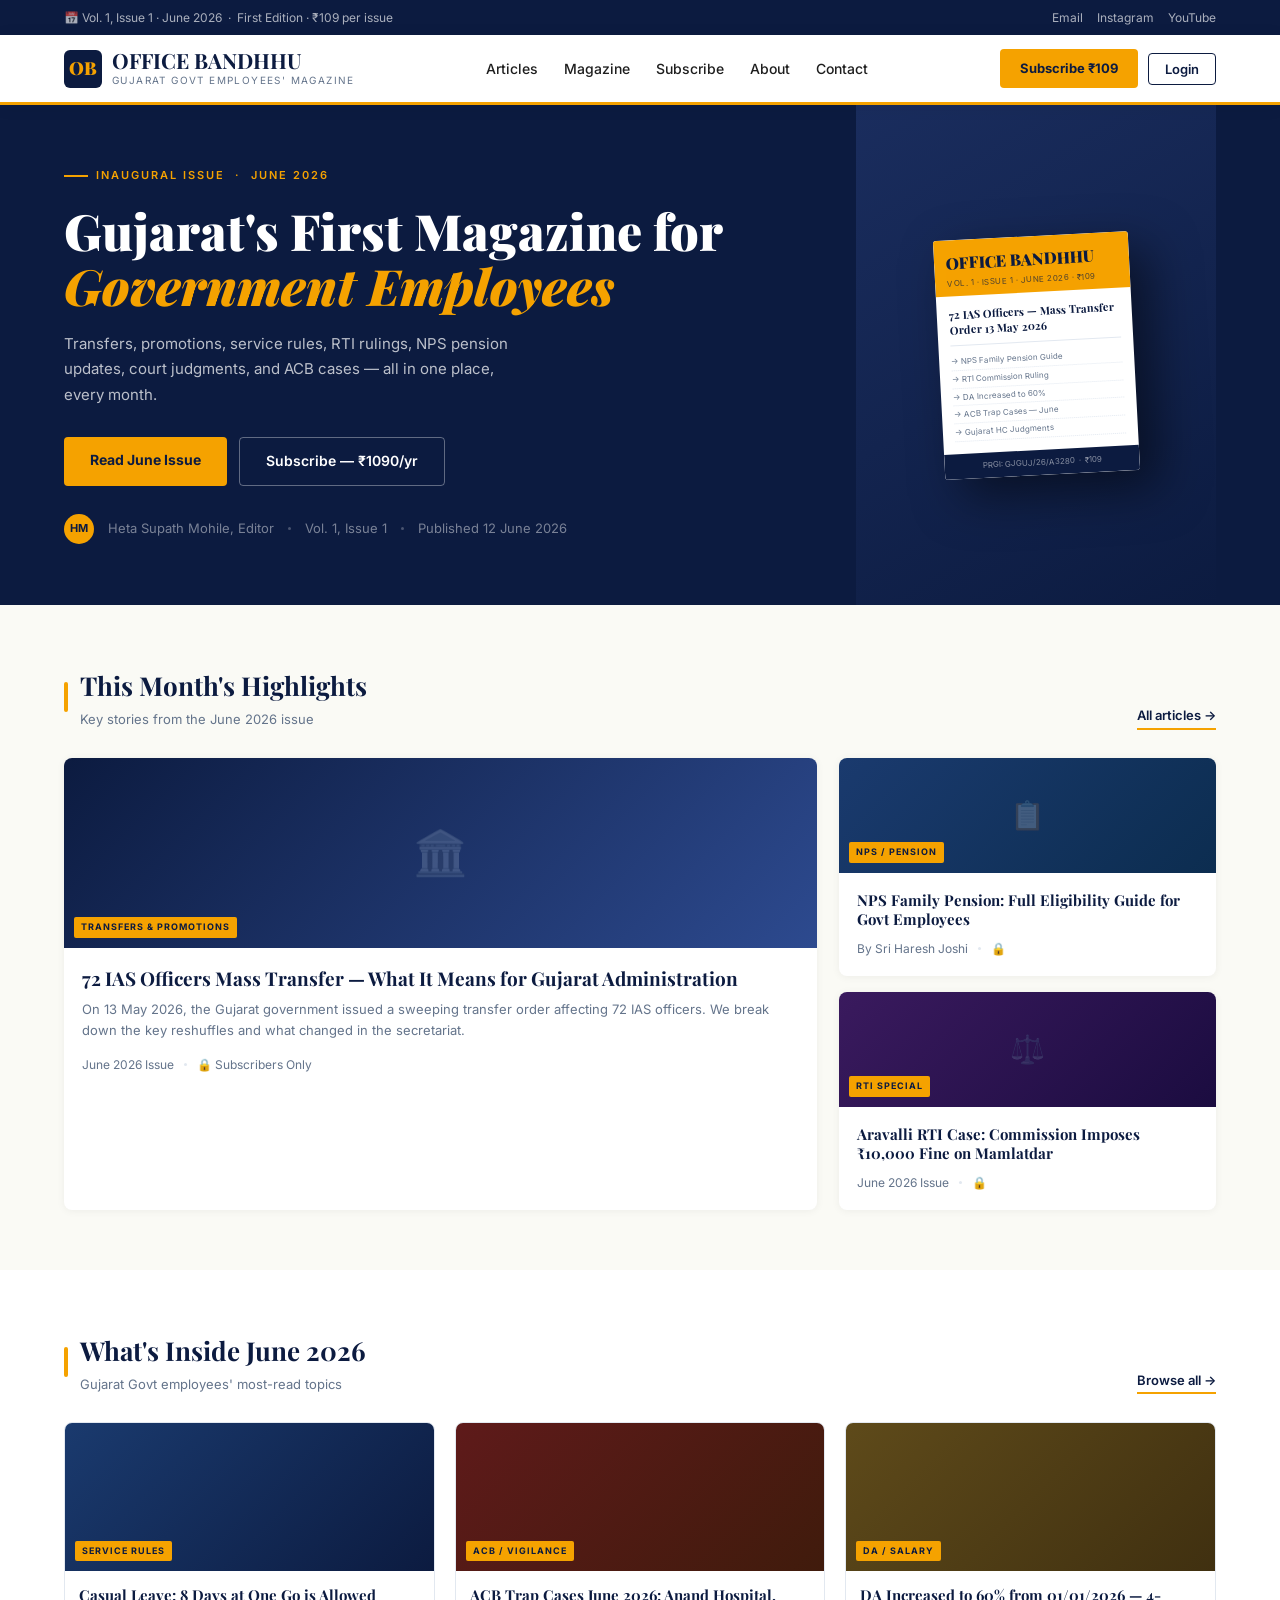
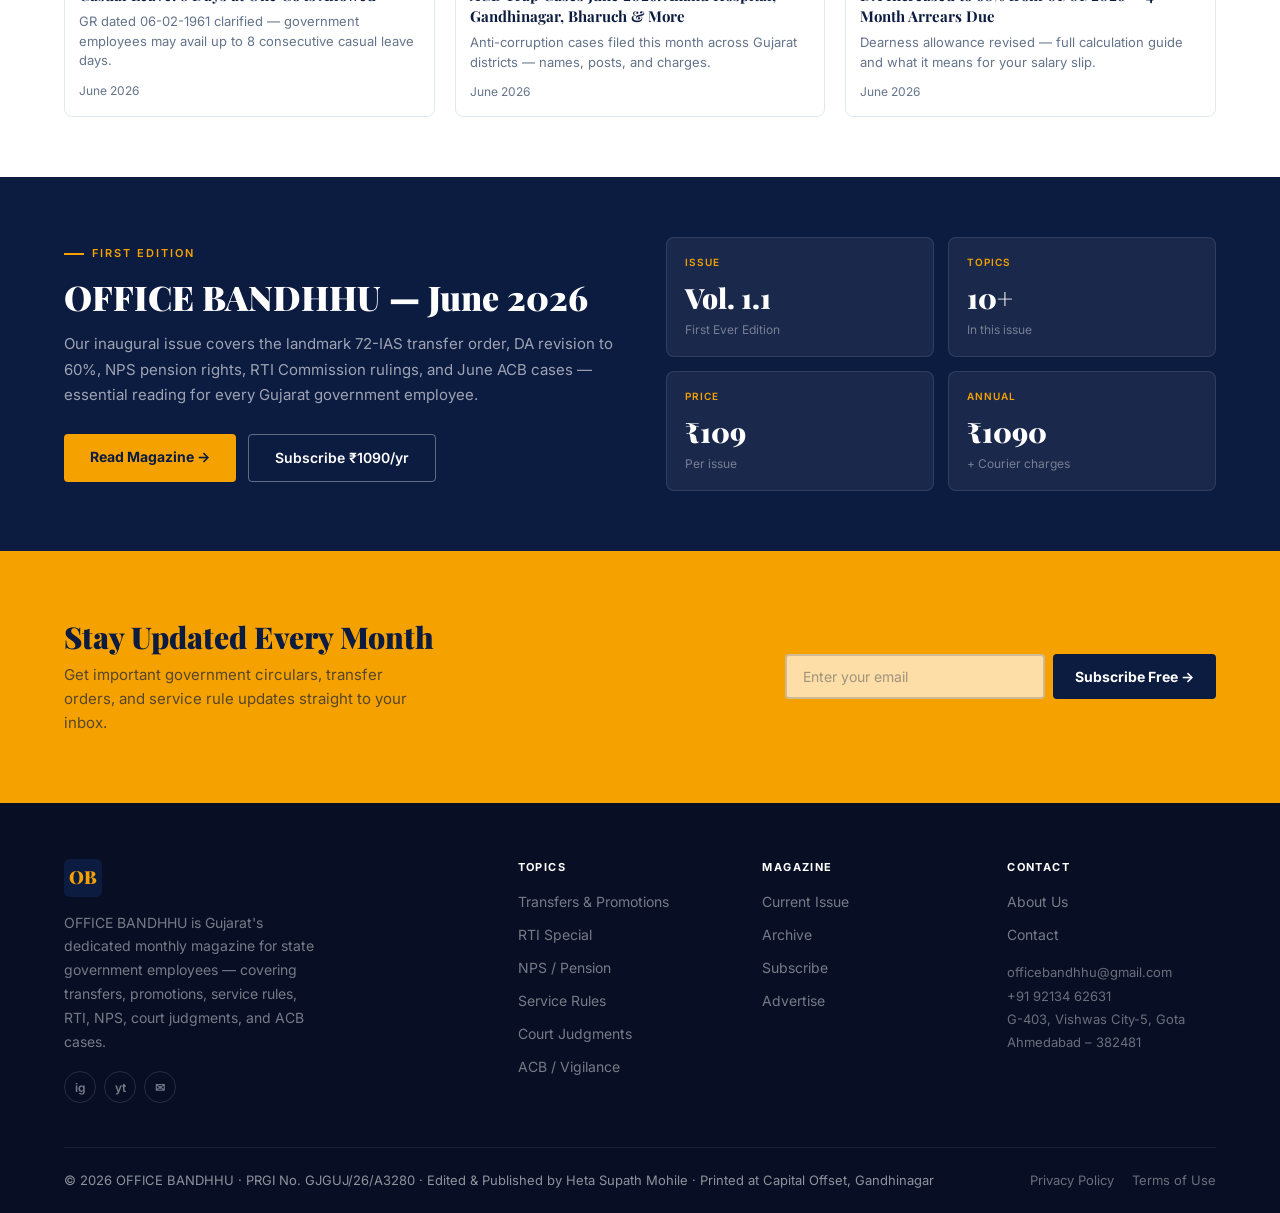
<file: index.html>
<!DOCTYPE html>
<html lang="en">
<head>
<meta charset="UTF-8">
<meta name="viewport" content="width=device-width, initial-scale=1.0">
<title>OFFICE BANDHHU — Gujarat Government Employees Magazine</title>
<link rel="preconnect" href="https://fonts.googleapis.com">
<link href="https://fonts.googleapis.com/css2?family=Playfair+Display:ital,wght@0,400;0,700;0,900;1,400&family=Inter:wght@300;400;500;600;700&display=swap" rel="stylesheet">
<link rel="stylesheet" href="styles.css">
</head>
<body>

<div class="util">
  <div class="wrap">
    <span>📅 Vol. 1, Issue 1 · June 2026 &nbsp;·&nbsp; First Edition · ₹109 per issue</span>
    <div class="util-social">
      <a href="mailto:officebandhhu@gmail.com">Email</a>
      <a href="https://www.instagram.com/officebandhhu" target="_blank">Instagram</a>
      <a href="https://www.youtube.com/@officebandhhu" target="_blank">YouTube</a>
    </div>
  </div>
</div>

<nav class="navbar">
  <div class="wrap">
    <div class="nav-wrap">
      <a href="index.html" class="logo">
        <div class="logo-sq">OB</div>
        <div class="logo-text"><span class="brand">OFFICE BANDHHU</span><span class="tagline">Gujarat Govt Employees' Magazine</span></div>
      </a>
      <ul class="nav-links">
        <li><a href="articles.html">Articles</a></li>
        <li><a href="magazine.html">Magazine</a></li>
        <li><a href="subscribe.html">Subscribe</a></li>
        <li><a href="about.html">About</a></li>
        <li><a href="contact.html">Contact</a></li>
      </ul>
      <div class="nav-actions">
        <span id="userBadge" class="user-badge" style="display:none"></span>
        <a href="subscribe.html" class="btn-sub-nav">Subscribe ₹109</a>
        <button id="loginBtn" class="btn-login-outline" onclick="openLoginModal()">Login</button>
        <button id="logoutBtn" class="btn-logout" style="display:none" onclick="logout()">Logout</button>
        <button class="hamburger" onclick="toggleMenu()" aria-label="Menu"><span></span><span></span><span></span></button>
      </div>
    </div>
  </div>
  <div class="mobile-menu" id="mobileMenu">
    <a href="articles.html">Articles</a><a href="magazine.html">Magazine</a>
    <a href="subscribe.html">Subscribe</a><a href="about.html">About</a><a href="contact.html">Contact</a>
    <a href="#" onclick="openLoginModal();return false;" style="color:var(--saffron);font-weight:700">Login / My Account</a>
  </div>
</nav>

<!-- HERO -->
<section class="hero">
  <div class="wrap">
    <div class="hero-grid">
      <div class="hero-content">
        <div class="hero-eyebrow">Inaugural Issue &nbsp;·&nbsp; June 2026</div>
        <h1>Gujarat's First Magazine for <em>Government Employees</em></h1>
        <p class="hero-desc">Transfers, promotions, service rules, RTI rulings, NPS pension updates, court judgments, and ACB cases — all in one place, every month.</p>
        <div class="hero-cta">
          <a href="magazine.html" class="btn-primary">Read June Issue</a>
          <a href="subscribe.html" class="btn-outline">Subscribe — ₹1090/yr</a>
        </div>
        <div class="hero-meta">
          <span class="avatar">HM</span>
          <span>Heta Supath Mohile, Editor</span>
          <span class="dot"></span>
          <span>Vol. 1, Issue 1</span>
          <span class="dot"></span>
          <span>Published 12 June 2026</span>
        </div>
      </div>
      <div class="hero-cover-panel">
        <div class="mag-cover">
          <div class="mc-top">
            <div class="mc-brand">OFFICE BANDHHU</div>
            <div class="mc-issue">Vol. 1 · Issue 1 · June 2026 · ₹109</div>
          </div>
          <div class="mc-body">
            <div class="mc-feature">72 IAS Officers — Mass Transfer Order 13 May 2026</div>
            <div class="mc-list">
              <p>→ NPS Family Pension Guide</p>
              <p>→ RTI Commission Ruling</p>
              <p>→ DA Increased to 60%</p>
              <p>→ ACB Trap Cases — June</p>
              <p>→ Gujarat HC Judgments</p>
            </div>
          </div>
          <div class="mc-footer">PRGI: GJGUJ/26/A3280 &nbsp;·&nbsp; ₹109</div>
        </div>
      </div>
    </div>
  </div>
</section>

<!-- EDITOR'S PICKS -->
<section style="padding:60px 0;background:var(--ivory)">
  <div class="wrap">
    <div class="sec-header">
      <div class="sec-label"><div><h2>This Month's Highlights</h2><p>Key stories from the June 2026 issue</p></div></div>
      <a href="articles.html" class="btn-all">All articles →</a>
    </div>
    <div class="picks-grid">
      <a class="card" href="magazine.html" onclick="requireLogin(function(){window.location='magazine.html'});return false;">
        <div class="card-img card-img-h190">
          <div style="position:absolute;inset:0;display:flex;align-items:center;justify-content:center;font-size:44px;opacity:.2;">🏛️</div>
          <div class="cat-badge">Transfers &amp; Promotions</div>
        </div>
        <div class="card-body">
          <h3>72 IAS Officers Mass Transfer — What It Means for Gujarat Administration</h3>
          <p>On 13 May 2026, the Gujarat government issued a sweeping transfer order affecting 72 IAS officers. We break down the key reshuffles and what changed in the secretariat.</p>
          <div class="art-meta"><span>June 2026 Issue</span><span class="dot"></span><span>🔒 Subscribers Only</span></div>
        </div>
      </a>
      <div class="side-picks">
        <a class="card" href="magazine.html" onclick="requireLogin(function(){window.location='magazine.html'});return false;">
          <div class="card-img card-img-h115" style="background:linear-gradient(135deg,#1a3a6e,#0c2d50);">
            <div style="position:absolute;inset:0;display:flex;align-items:center;justify-content:center;font-size:28px;opacity:.2;">📋</div>
            <div class="cat-badge">NPS / Pension</div>
          </div>
          <div class="card-body sm">
            <h3>NPS Family Pension: Full Eligibility Guide for Govt Employees</h3>
            <div class="art-meta"><span>By Sri Haresh Joshi</span><span class="dot"></span><span>🔒</span></div>
          </div>
        </a>
        <a class="card" href="magazine.html" onclick="requireLogin(function(){window.location='magazine.html'});return false;">
          <div class="card-img card-img-h115" style="background:linear-gradient(135deg,#3a1a5e,#1b0c40);">
            <div style="position:absolute;inset:0;display:flex;align-items:center;justify-content:center;font-size:28px;opacity:.2;">⚖️</div>
            <div class="cat-badge">RTI Special</div>
          </div>
          <div class="card-body sm">
            <h3>Aravalli RTI Case: Commission Imposes ₹10,000 Fine on Mamlatdar</h3>
            <div class="art-meta"><span>June 2026 Issue</span><span class="dot"></span><span>🔒</span></div>
          </div>
        </a>
      </div>
    </div>
  </div>
</section>

<!-- WHAT'S INSIDE -->
<section style="padding:60px 0;background:var(--white)">
  <div class="wrap">
    <div class="sec-header">
      <div class="sec-label"><div><h2>What's Inside June 2026</h2><p>Gujarat Govt employees' most-read topics</p></div></div>
      <a href="articles.html" class="btn-all">Browse all →</a>
    </div>
    <div class="arts-grid">
      <a class="art-card" href="articles.html">
        <div class="art-img"><div class="cat-badge">Service Rules</div></div>
        <div class="art-body"><h4>Casual Leave: 8 Days at One Go is Allowed</h4><p>GR dated 06-02-1961 clarified — government employees may avail up to 8 consecutive casual leave days.</p><div class="art-meta"><span>June 2026</span></div></div>
      </a>
      <a class="art-card" href="articles.html">
        <div class="art-img v3"><div class="cat-badge">ACB / Vigilance</div></div>
        <div class="art-body"><h4>ACB Trap Cases June 2026: Anand Hospital, Gandhinagar, Bharuch &amp; More</h4><p>Anti-corruption cases filed this month across Gujarat districts — names, posts, and charges.</p><div class="art-meta"><span>June 2026</span></div></div>
      </a>
      <a class="art-card" href="articles.html">
        <div class="art-img v5"><div class="cat-badge">DA / Salary</div></div>
        <div class="art-body"><h4>DA Increased to 60% from 01/01/2026 — 4-Month Arrears Due</h4><p>Dearness allowance revised — full calculation guide and what it means for your salary slip.</p><div class="art-meta"><span>June 2026</span></div></div>
      </a>
    </div>
  </div>
</section>

<!-- LATEST ISSUE SPOTLIGHT -->
<section style="padding:60px 0;background:var(--navy)">
  <div class="wrap">
    <div style="display:grid;grid-template-columns:1fr 1fr;gap:52px;align-items:center">
      <div>
        <div style="font-size:11px;font-weight:600;text-transform:uppercase;letter-spacing:2px;color:var(--saffron);margin-bottom:14px;display:flex;align-items:center;gap:8px"><span style="width:20px;height:2px;background:var(--saffron);display:inline-block"></span>FIRST EDITION</div>
        <h2 style="font-family:'Playfair Display',serif;font-size:34px;font-weight:900;color:var(--white);line-height:1.2;margin-bottom:14px">OFFICE BANDHHU — June 2026</h2>
        <p style="font-size:15px;color:rgba(255,255,255,.6);line-height:1.7;margin-bottom:26px">Our inaugural issue covers the landmark 72-IAS transfer order, DA revision to 60%, NPS pension rights, RTI Commission rulings, and June ACB cases — essential reading for every Gujarat government employee.</p>
        <div style="display:flex;gap:12px;flex-wrap:wrap">
          <a href="magazine.html" class="btn-primary">Read Magazine →</a>
          <a href="subscribe.html" class="btn-outline">Subscribe ₹1090/yr</a>
        </div>
      </div>
      <div style="display:grid;grid-template-columns:1fr 1fr;gap:14px">
        <div style="background:rgba(255,255,255,.06);border:1px solid rgba(255,255,255,.1);border-radius:8px;padding:16px 18px">
          <div style="font-size:10px;font-weight:600;text-transform:uppercase;letter-spacing:1px;color:var(--saffron);margin-bottom:6px">Issue</div>
          <div style="font-family:'Playfair Display',serif;font-size:28px;font-weight:900;color:var(--white)">Vol. 1.1</div>
          <div style="font-size:12px;color:rgba(255,255,255,.4)">First Ever Edition</div>
        </div>
        <div style="background:rgba(255,255,255,.06);border:1px solid rgba(255,255,255,.1);border-radius:8px;padding:16px 18px">
          <div style="font-size:10px;font-weight:600;text-transform:uppercase;letter-spacing:1px;color:var(--saffron);margin-bottom:6px">Topics</div>
          <div style="font-family:'Playfair Display',serif;font-size:28px;font-weight:900;color:var(--white)">10+</div>
          <div style="font-size:12px;color:rgba(255,255,255,.4)">In this issue</div>
        </div>
        <div style="background:rgba(255,255,255,.06);border:1px solid rgba(255,255,255,.1);border-radius:8px;padding:16px 18px">
          <div style="font-size:10px;font-weight:600;text-transform:uppercase;letter-spacing:1px;color:var(--saffron);margin-bottom:6px">Price</div>
          <div style="font-family:'Playfair Display',serif;font-size:28px;font-weight:900;color:var(--white)">₹109</div>
          <div style="font-size:12px;color:rgba(255,255,255,.4)">Per issue</div>
        </div>
        <div style="background:rgba(255,255,255,.06);border:1px solid rgba(255,255,255,.1);border-radius:8px;padding:16px 18px">
          <div style="font-size:10px;font-weight:600;text-transform:uppercase;letter-spacing:1px;color:var(--saffron);margin-bottom:6px">Annual</div>
          <div style="font-family:'Playfair Display',serif;font-size:28px;font-weight:900;color:var(--white)">₹1090</div>
          <div style="font-size:12px;color:rgba(255,255,255,.4)">+ Courier charges</div>
        </div>
      </div>
    </div>
  </div>
</section>

<!-- NEWSLETTER -->
<section class="nl-sec">
  <div class="wrap">
    <div class="nl-inner">
      <div class="nl-text"><h2>Stay Updated Every Month</h2><p>Get important government circulars, transfer orders, and service rule updates straight to your inbox.</p></div>
      <div class="nl-form">
        <input type="email" class="nl-input" placeholder="Enter your email" id="nlEmail">
        <button class="btn-nl" onclick="handleNL()">Subscribe Free →</button>
      </div>
    </div>
  </div>
</section>

<!-- FOOTER -->
<footer class="footer">
  <div class="wrap">
    <div class="footer-top">
      <div class="footer-brand">
        <div class="logo-sq" style="margin-bottom:14px;">OB</div>
        <p>OFFICE BANDHHU is Gujarat's dedicated monthly magazine for state government employees — covering transfers, promotions, service rules, RTI, NPS, court judgments, and ACB cases.</p>
        <div class="foot-social">
          <a href="https://www.instagram.com/officebandhhu" target="_blank" class="soc-btn">ig</a>
          <a href="https://www.youtube.com/@officebandhhu" target="_blank" class="soc-btn">yt</a>
          <a href="mailto:officebandhhu@gmail.com" class="soc-btn" title="Email">✉</a>
        </div>
      </div>
      <div class="foot-col"><h4>Topics</h4><ul class="foot-links">
        <li><a href="articles.html">Transfers &amp; Promotions</a></li>
        <li><a href="articles.html">RTI Special</a></li>
        <li><a href="articles.html">NPS / Pension</a></li>
        <li><a href="articles.html">Service Rules</a></li>
        <li><a href="articles.html">Court Judgments</a></li>
        <li><a href="articles.html">ACB / Vigilance</a></li>
      </ul></div>
      <div class="foot-col"><h4>Magazine</h4><ul class="foot-links">
        <li><a href="magazine.html">Current Issue</a></li>
        <li><a href="magazine.html">Archive</a></li>
        <li><a href="subscribe.html">Subscribe</a></li>
        <li><a href="contact.html">Advertise</a></li>
      </ul></div>
      <div class="foot-col"><h4>Contact</h4><ul class="foot-links">
        <li><a href="about.html">About Us</a></li>
        <li><a href="contact.html">Contact</a></li>
      </ul>
      <div style="margin-top:14px;font-size:13px;color:rgba(255,255,255,.4);line-height:1.8">
        officebandhhu@gmail.com<br>+91 92134 62631<br>G-403, Vishwas City-5, Gota<br>Ahmedabad – 382481
      </div></div>
    </div>
    <div class="footer-bottom">
      <span>© 2026 OFFICE BANDHHU · PRGI No. GJGUJ/26/A3280 · Edited &amp; Published by Heta Supath Mohile · Printed at Capital Offset, Gandhinagar</span>
      <div class="foot-legal"><a href="#">Privacy Policy</a><a href="#">Terms of Use</a></div>
    </div>
  </div>
</footer>

<!-- LOGIN MODAL -->
<div class="login-overlay" id="loginModal">
  <div class="login-box">
    <button class="lb-close" onclick="closeLogin()">✕</button>
    <div class="lb-logo">
      <div class="logo-sq" style="margin:0 auto 10px;width:42px;height:42px;font-size:16px">OB</div>
      <div class="lb-brand">OFFICE BANDHHU</div>
      <div class="lb-tagline">Subscriber Access</div>
    </div>
    <div id="loginStep1">
      <p class="lb-desc">Enter your registered mobile number to receive a one-time password</p>
      <div class="mobile-input-row">
        <span class="mob-prefix">🇮🇳 +91</span>
        <input type="tel" id="mobileInput" class="mob-field" placeholder="10-digit mobile" maxlength="10" inputmode="numeric">
      </div>
      <div id="mobileErr" class="field-err"></div>
      <button class="btn-primary lb-btn" onclick="sendOTP()">Send OTP →</button>
      <div class="lb-divider"></div>
      <p class="lb-note">Subscriber-only access. <a href="subscribe.html">Subscribe here</a> to get login access.</p>
    </div>
    <div id="loginStep2" style="display:none">
      <p class="lb-desc">OTP sent to +91 <strong id="mobileDisp"></strong></p>
      <div class="demo-otp-notice" id="otpDemoMsg"></div>
      <input type="tel" id="otpInput" class="otp-field" placeholder="000000" maxlength="6" inputmode="numeric">
      <div id="otpErr" class="field-err"></div>
      <button class="btn-primary lb-btn" onclick="verifyOTP()">Verify &amp; Login →</button>
      <div class="lb-links">
        <a onclick="resendOTP()">↻ Resend OTP</a>
        <span style="color:var(--border)">|</span>
        <a onclick="changeNumber()">← Change Number</a>
      </div>
    </div>
  </div>
</div>

<script src="main.js"></script>
</body>
</html>
</file>
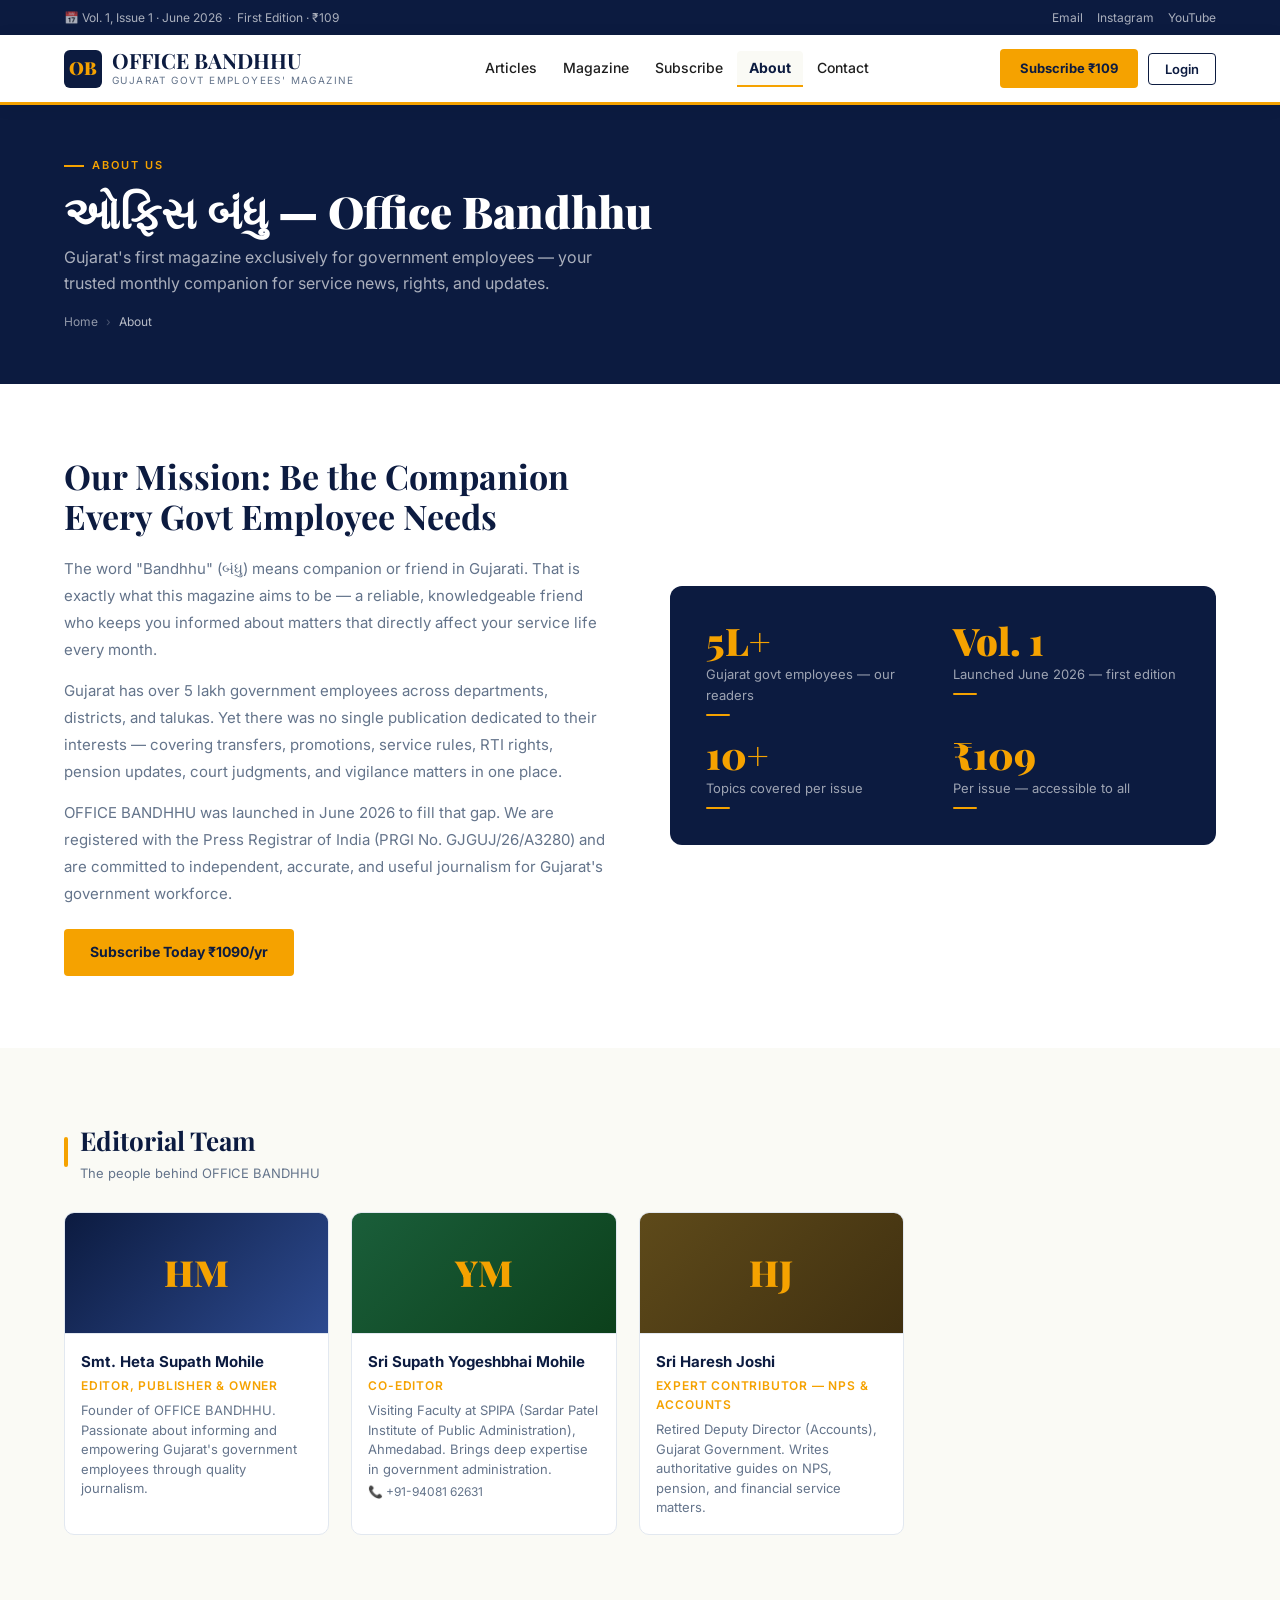
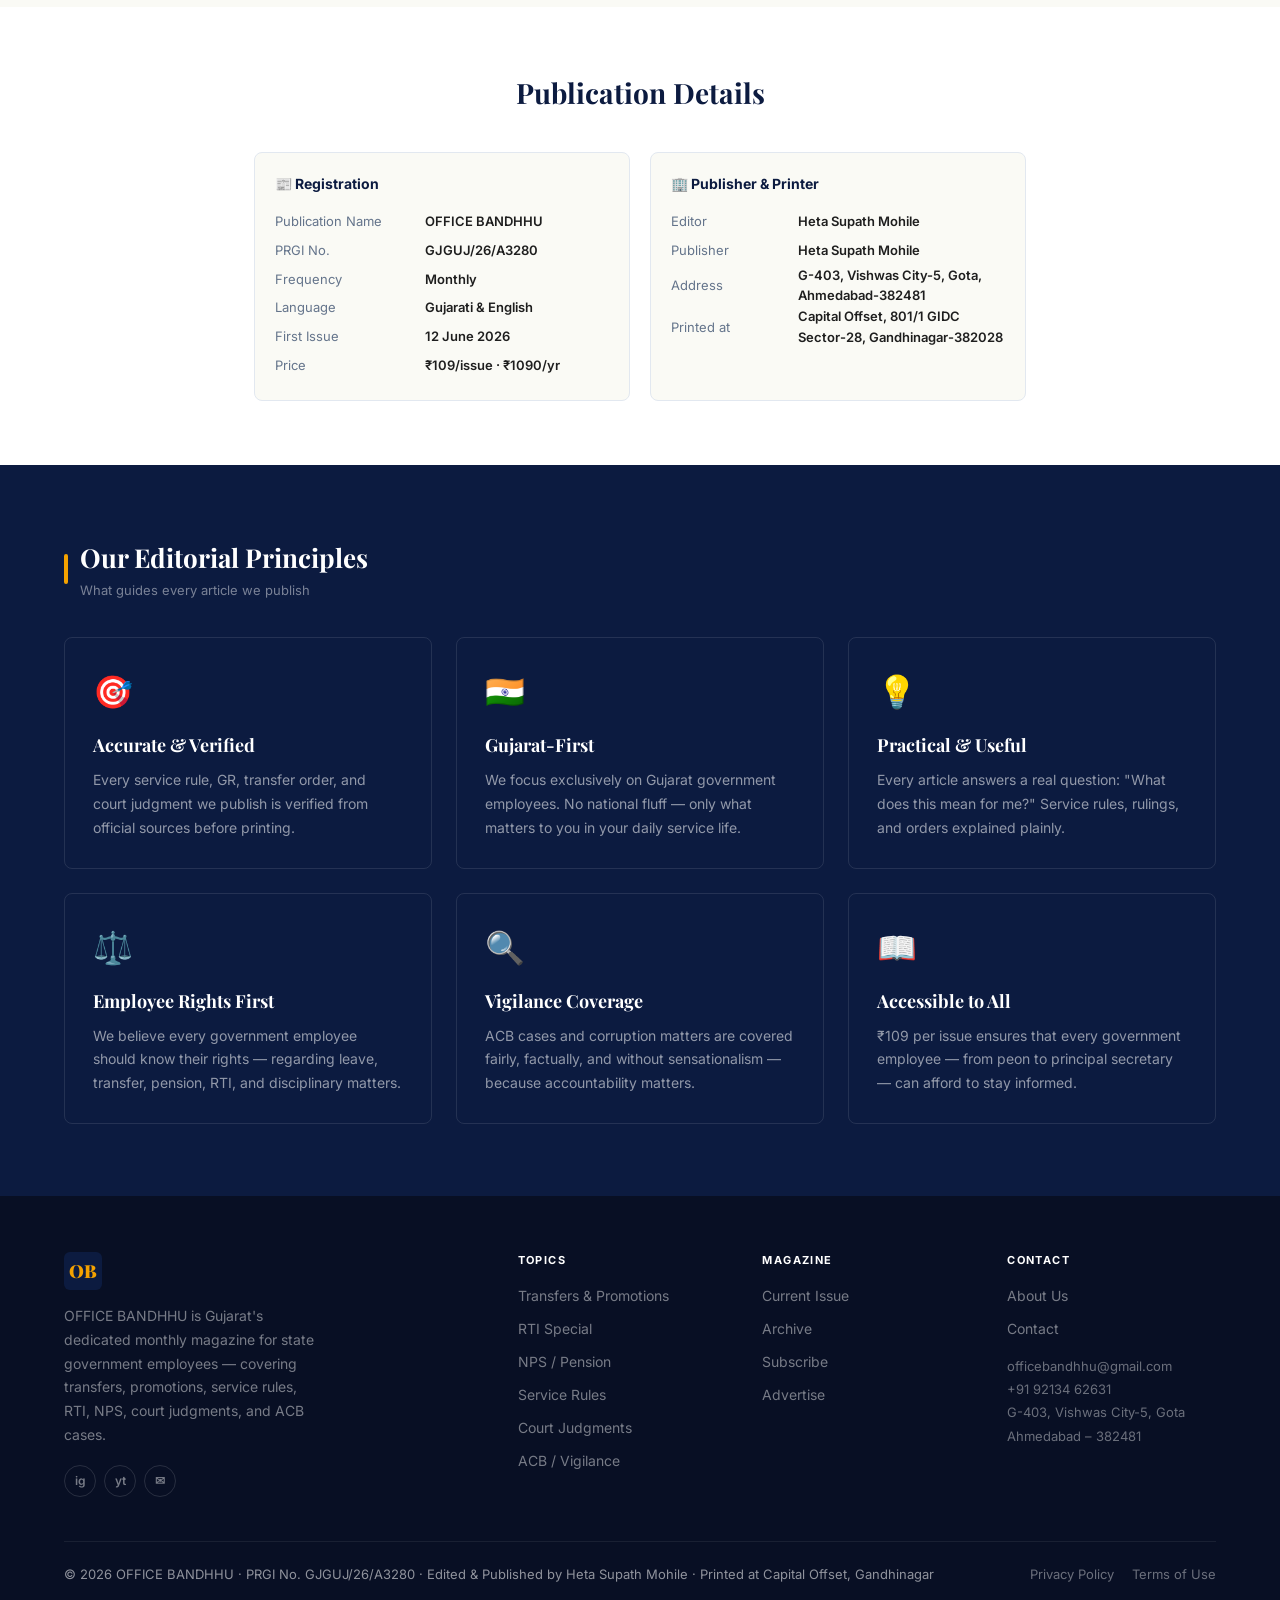
<file: about.html>
<!DOCTYPE html>
<html lang="en">
<head>
<meta charset="UTF-8">
<meta name="viewport" content="width=device-width, initial-scale=1.0">
<title>About — OFFICE BANDHHU</title>
<link rel="preconnect" href="https://fonts.googleapis.com">
<link href="https://fonts.googleapis.com/css2?family=Playfair+Display:ital,wght@0,400;0,700;0,900;1,400&family=Inter:wght@300;400;500;600;700&display=swap" rel="stylesheet">
<link rel="stylesheet" href="styles.css">
</head>
<body>

<div class="util">
  <div class="wrap">
    <span>📅 Vol. 1, Issue 1 · June 2026 &nbsp;·&nbsp; First Edition · ₹109</span>
    <div class="util-social">
      <a href="mailto:officebandhhu@gmail.com">Email</a>
      <a href="https://www.instagram.com/officebandhhu" target="_blank">Instagram</a>
      <a href="https://www.youtube.com/@officebandhhu" target="_blank">YouTube</a>
    </div>
  </div>
</div>

<nav class="navbar">
  <div class="wrap">
    <div class="nav-wrap">
      <a href="index.html" class="logo">
        <div class="logo-sq">OB</div>
        <div class="logo-text"><span class="brand">OFFICE BANDHHU</span><span class="tagline">Gujarat Govt Employees' Magazine</span></div>
      </a>
      <ul class="nav-links">
        <li><a href="articles.html">Articles</a></li>
        <li><a href="magazine.html">Magazine</a></li>
        <li><a href="subscribe.html">Subscribe</a></li>
        <li><a href="about.html" class="active">About</a></li>
        <li><a href="contact.html">Contact</a></li>
      </ul>
      <div class="nav-actions">
        <span id="userBadge" class="user-badge" style="display:none"></span>
        <a href="subscribe.html" class="btn-sub-nav">Subscribe ₹109</a>
        <button id="loginBtn" class="btn-login-outline" onclick="openLoginModal()">Login</button>
        <button id="logoutBtn" class="btn-logout" style="display:none" onclick="logout()">Logout</button>
        <button class="hamburger" onclick="toggleMenu()" aria-label="Menu"><span></span><span></span><span></span></button>
      </div>
    </div>
  </div>
  <div class="mobile-menu" id="mobileMenu">
    <a href="articles.html">Articles</a><a href="magazine.html">Magazine</a>
    <a href="subscribe.html">Subscribe</a><a href="about.html" class="active">About</a><a href="contact.html">Contact</a>
    <a href="#" onclick="openLoginModal();return false;" style="color:var(--saffron);font-weight:700">Login / My Account</a>
  </div>
</nav>

<!-- PAGE BANNER -->
<div class="page-banner">
  <div class="wrap">
    <div class="eyebrow">About Us</div>
    <h1>ઓફિસ બંધુ — Office Bandhhu</h1>
    <p>Gujarat's first magazine exclusively for government employees — your trusted monthly companion for service news, rights, and updates.</p>
    <div class="breadcrumb"><a href="index.html">Home</a><span>›</span><span style="color:rgba(255,255,255,.7)">About</span></div>
  </div>
</div>

<!-- MISSION -->
<section class="mission-sec">
  <div class="wrap">
    <div class="mission-grid">
      <div class="mission-text">
        <h2>Our Mission: Be the Companion Every Govt Employee Needs</h2>
        <p>The word "Bandhhu" (બંધુ) means companion or friend in Gujarati. That is exactly what this magazine aims to be — a reliable, knowledgeable friend who keeps you informed about matters that directly affect your service life every month.</p>
        <p>Gujarat has over 5 lakh government employees across departments, districts, and talukas. Yet there was no single publication dedicated to their interests — covering transfers, promotions, service rules, RTI rights, pension updates, court judgments, and vigilance matters in one place.</p>
        <p>OFFICE BANDHHU was launched in June 2026 to fill that gap. We are registered with the Press Registrar of India (PRGI No. GJGUJ/26/A3280) and are committed to independent, accurate, and useful journalism for Gujarat's government workforce.</p>
        <a href="subscribe.html" class="btn-primary" style="margin-top:8px">Subscribe Today ₹1090/yr</a>
      </div>
      <div class="mission-visual">
        <div class="stat-block"><div class="sb-num">5L+</div><div class="sb-label">Gujarat govt employees — our readers</div><div class="sb-divider"></div></div>
        <div class="stat-block"><div class="sb-num">Vol. 1</div><div class="sb-label">Launched June 2026 — first edition</div><div class="sb-divider"></div></div>
        <div class="stat-block"><div class="sb-num">10+</div><div class="sb-label">Topics covered per issue</div><div class="sb-divider"></div></div>
        <div class="stat-block"><div class="sb-num">₹109</div><div class="sb-label">Per issue — accessible to all</div><div class="sb-divider"></div></div>
      </div>
    </div>
  </div>
</section>

<!-- TEAM -->
<section class="team-sec">
  <div class="wrap">
    <div class="sec-header">
      <div class="sec-label"><div><h2>Editorial Team</h2><p>The people behind OFFICE BANDHHU</p></div></div>
    </div>
    <div class="team-grid" style="grid-template-columns:repeat(3,1fr);max-width:840px">
      <div class="team-card">
        <div class="team-av" style="background:linear-gradient(135deg,#0c1b40,#2d4a8f)"><span style="color:var(--saffron)">HM</span></div>
        <div class="team-info">
          <h4>Smt. Heta Supath Mohile</h4>
          <div class="role">Editor, Publisher &amp; Owner</div>
          <p>Founder of OFFICE BANDHHU. Passionate about informing and empowering Gujarat's government employees through quality journalism.</p>
        </div>
      </div>
      <div class="team-card">
        <div class="team-av" style="background:linear-gradient(135deg,#1a5e3a,#0c401b)"><span style="color:var(--saffron)">YM</span></div>
        <div class="team-info">
          <h4>Sri Supath Yogeshbhai Mohile</h4>
          <div class="role">Co-Editor</div>
          <p>Visiting Faculty at SPIPA (Sardar Patel Institute of Public Administration), Ahmedabad. Brings deep expertise in government administration.</p>
          <p style="font-size:12px;color:var(--slate);margin-top:4px">📞 +91-94081 62631</p>
        </div>
      </div>
      <div class="team-card">
        <div class="team-av" style="background:linear-gradient(135deg,#5e4a1a,#403010)"><span style="color:var(--saffron)">HJ</span></div>
        <div class="team-info">
          <h4>Sri Haresh Joshi</h4>
          <div class="role">Expert Contributor — NPS &amp; Accounts</div>
          <p>Retired Deputy Director (Accounts), Gujarat Government. Writes authoritative guides on NPS, pension, and financial service matters.</p>
        </div>
      </div>
    </div>
  </div>
</section>

<!-- PUBLICATION DETAILS -->
<section style="padding:64px 0;background:var(--white)">
  <div class="wrap" style="max-width:820px;margin:0 auto">
    <div style="text-align:center;margin-bottom:36px">
      <h2 style="font-family:'Playfair Display',serif;font-size:28px;font-weight:700;color:var(--navy);margin-bottom:8px">Publication Details</h2>
    </div>
    <div style="display:grid;grid-template-columns:1fr 1fr;gap:20px">
      <div style="background:var(--ivory);border-radius:8px;padding:20px;border:1px solid var(--border)">
        <h4 style="font-weight:700;color:var(--navy);margin-bottom:12px;font-size:14px">📰 Registration</h4>
        <table style="width:100%;font-size:13px;border-collapse:collapse">
          <tr><td style="color:var(--slate);padding:4px 0;width:45%">Publication Name</td><td style="color:var(--charcoal);font-weight:600">OFFICE BANDHHU</td></tr>
          <tr><td style="color:var(--slate);padding:4px 0">PRGI No.</td><td style="color:var(--charcoal);font-weight:600">GJGUJ/26/A3280</td></tr>
          <tr><td style="color:var(--slate);padding:4px 0">Frequency</td><td style="color:var(--charcoal);font-weight:600">Monthly</td></tr>
          <tr><td style="color:var(--slate);padding:4px 0">Language</td><td style="color:var(--charcoal);font-weight:600">Gujarati &amp; English</td></tr>
          <tr><td style="color:var(--slate);padding:4px 0">First Issue</td><td style="color:var(--charcoal);font-weight:600">12 June 2026</td></tr>
          <tr><td style="color:var(--slate);padding:4px 0">Price</td><td style="color:var(--charcoal);font-weight:600">₹109/issue · ₹1090/yr</td></tr>
        </table>
      </div>
      <div style="background:var(--ivory);border-radius:8px;padding:20px;border:1px solid var(--border)">
        <h4 style="font-weight:700;color:var(--navy);margin-bottom:12px;font-size:14px">🏢 Publisher &amp; Printer</h4>
        <table style="width:100%;font-size:13px;border-collapse:collapse">
          <tr><td style="color:var(--slate);padding:4px 0;width:38%">Editor</td><td style="color:var(--charcoal);font-weight:600">Heta Supath Mohile</td></tr>
          <tr><td style="color:var(--slate);padding:4px 0">Publisher</td><td style="color:var(--charcoal);font-weight:600">Heta Supath Mohile</td></tr>
          <tr><td style="color:var(--slate);padding:4px 0">Address</td><td style="color:var(--charcoal);font-weight:600">G-403, Vishwas City-5, Gota, Ahmedabad-382481</td></tr>
          <tr><td style="color:var(--slate);padding:4px 0">Printed at</td><td style="color:var(--charcoal);font-weight:600">Capital Offset, 801/1 GIDC Sector-28, Gandhinagar-382028</td></tr>
        </table>
      </div>
    </div>
  </div>
</section>

<!-- VALUES -->
<section class="values-sec">
  <div class="wrap">
    <div class="sec-header" style="margin-bottom:36px">
      <div class="sec-label inv"><div><h2>Our Editorial Principles</h2><p>What guides every article we publish</p></div></div>
    </div>
    <div class="values-grid">
      <div class="val-card"><div class="val-ico">🎯</div><h4>Accurate &amp; Verified</h4><p>Every service rule, GR, transfer order, and court judgment we publish is verified from official sources before printing.</p></div>
      <div class="val-card"><div class="val-ico">🇮🇳</div><h4>Gujarat-First</h4><p>We focus exclusively on Gujarat government employees. No national fluff — only what matters to you in your daily service life.</p></div>
      <div class="val-card"><div class="val-ico">💡</div><h4>Practical &amp; Useful</h4><p>Every article answers a real question: "What does this mean for me?" Service rules, rulings, and orders explained plainly.</p></div>
      <div class="val-card"><div class="val-ico">⚖️</div><h4>Employee Rights First</h4><p>We believe every government employee should know their rights — regarding leave, transfer, pension, RTI, and disciplinary matters.</p></div>
      <div class="val-card"><div class="val-ico">🔍</div><h4>Vigilance Coverage</h4><p>ACB cases and corruption matters are covered fairly, factually, and without sensationalism — because accountability matters.</p></div>
      <div class="val-card"><div class="val-ico">📖</div><h4>Accessible to All</h4><p>₹109 per issue ensures that every government employee — from peon to principal secretary — can afford to stay informed.</p></div>
    </div>
  </div>
</section>

<!-- FOOTER -->
<footer class="footer">
  <div class="wrap">
    <div class="footer-top">
      <div class="footer-brand">
        <div class="logo-sq" style="margin-bottom:14px;">OB</div>
        <p>OFFICE BANDHHU is Gujarat's dedicated monthly magazine for state government employees — covering transfers, promotions, service rules, RTI, NPS, court judgments, and ACB cases.</p>
        <div class="foot-social"><a href="https://www.instagram.com/officebandhhu" target="_blank" class="soc-btn">ig</a><a href="https://www.youtube.com/@officebandhhu" target="_blank" class="soc-btn">yt</a><a href="mailto:officebandhhu@gmail.com" class="soc-btn">✉</a></div>
      </div>
      <div class="foot-col"><h4>Topics</h4><ul class="foot-links"><li><a href="articles.html">Transfers &amp; Promotions</a></li><li><a href="articles.html">RTI Special</a></li><li><a href="articles.html">NPS / Pension</a></li><li><a href="articles.html">Service Rules</a></li><li><a href="articles.html">Court Judgments</a></li><li><a href="articles.html">ACB / Vigilance</a></li></ul></div>
      <div class="foot-col"><h4>Magazine</h4><ul class="foot-links"><li><a href="magazine.html">Current Issue</a></li><li><a href="magazine.html">Archive</a></li><li><a href="subscribe.html">Subscribe</a></li><li><a href="contact.html">Advertise</a></li></ul></div>
      <div class="foot-col"><h4>Contact</h4><ul class="foot-links"><li><a href="about.html">About Us</a></li><li><a href="contact.html">Contact</a></li></ul><div style="margin-top:14px;font-size:13px;color:rgba(255,255,255,.4);line-height:1.8">officebandhhu@gmail.com<br>+91 92134 62631<br>G-403, Vishwas City-5, Gota<br>Ahmedabad – 382481</div></div>
    </div>
    <div class="footer-bottom">
      <span>© 2026 OFFICE BANDHHU · PRGI No. GJGUJ/26/A3280 · Edited &amp; Published by Heta Supath Mohile · Printed at Capital Offset, Gandhinagar</span>
      <div class="foot-legal"><a href="#">Privacy Policy</a><a href="#">Terms of Use</a></div>
    </div>
  </div>
</footer>

<!-- LOGIN MODAL -->
<div class="login-overlay" id="loginModal">
  <div class="login-box">
    <button class="lb-close" onclick="closeLogin()">✕</button>
    <div class="lb-logo">
      <div class="logo-sq" style="margin:0 auto 10px;width:42px;height:42px;font-size:16px">OB</div>
      <div class="lb-brand">OFFICE BANDHHU</div>
      <div class="lb-tagline">Subscriber Access</div>
    </div>
    <div id="loginStep1">
      <p class="lb-desc">Enter your registered mobile number to receive a one-time password</p>
      <div class="mobile-input-row">
        <span class="mob-prefix">🇮🇳 +91</span>
        <input type="tel" id="mobileInput" class="mob-field" placeholder="10-digit mobile" maxlength="10" inputmode="numeric">
      </div>
      <div id="mobileErr" class="field-err"></div>
      <button class="btn-primary lb-btn" onclick="sendOTP()">Send OTP →</button>
      <div class="lb-divider"></div>
      <p class="lb-note">Subscriber-only access. <a href="subscribe.html">Subscribe here</a> to get login access.</p>
    </div>
    <div id="loginStep2" style="display:none">
      <p class="lb-desc">OTP sent to +91 <strong id="mobileDisp"></strong></p>
      <div class="demo-otp-notice" id="otpDemoMsg"></div>
      <input type="tel" id="otpInput" class="otp-field" placeholder="000000" maxlength="6" inputmode="numeric">
      <div id="otpErr" class="field-err"></div>
      <button class="btn-primary lb-btn" onclick="verifyOTP()">Verify &amp; Login →</button>
      <div class="lb-links">
        <a onclick="resendOTP()">↻ Resend OTP</a>
        <span style="color:var(--border)">|</span>
        <a onclick="changeNumber()">← Change Number</a>
      </div>
    </div>
  </div>
</div>

<script src="main.js"></script>
</body>
</html>
</file>
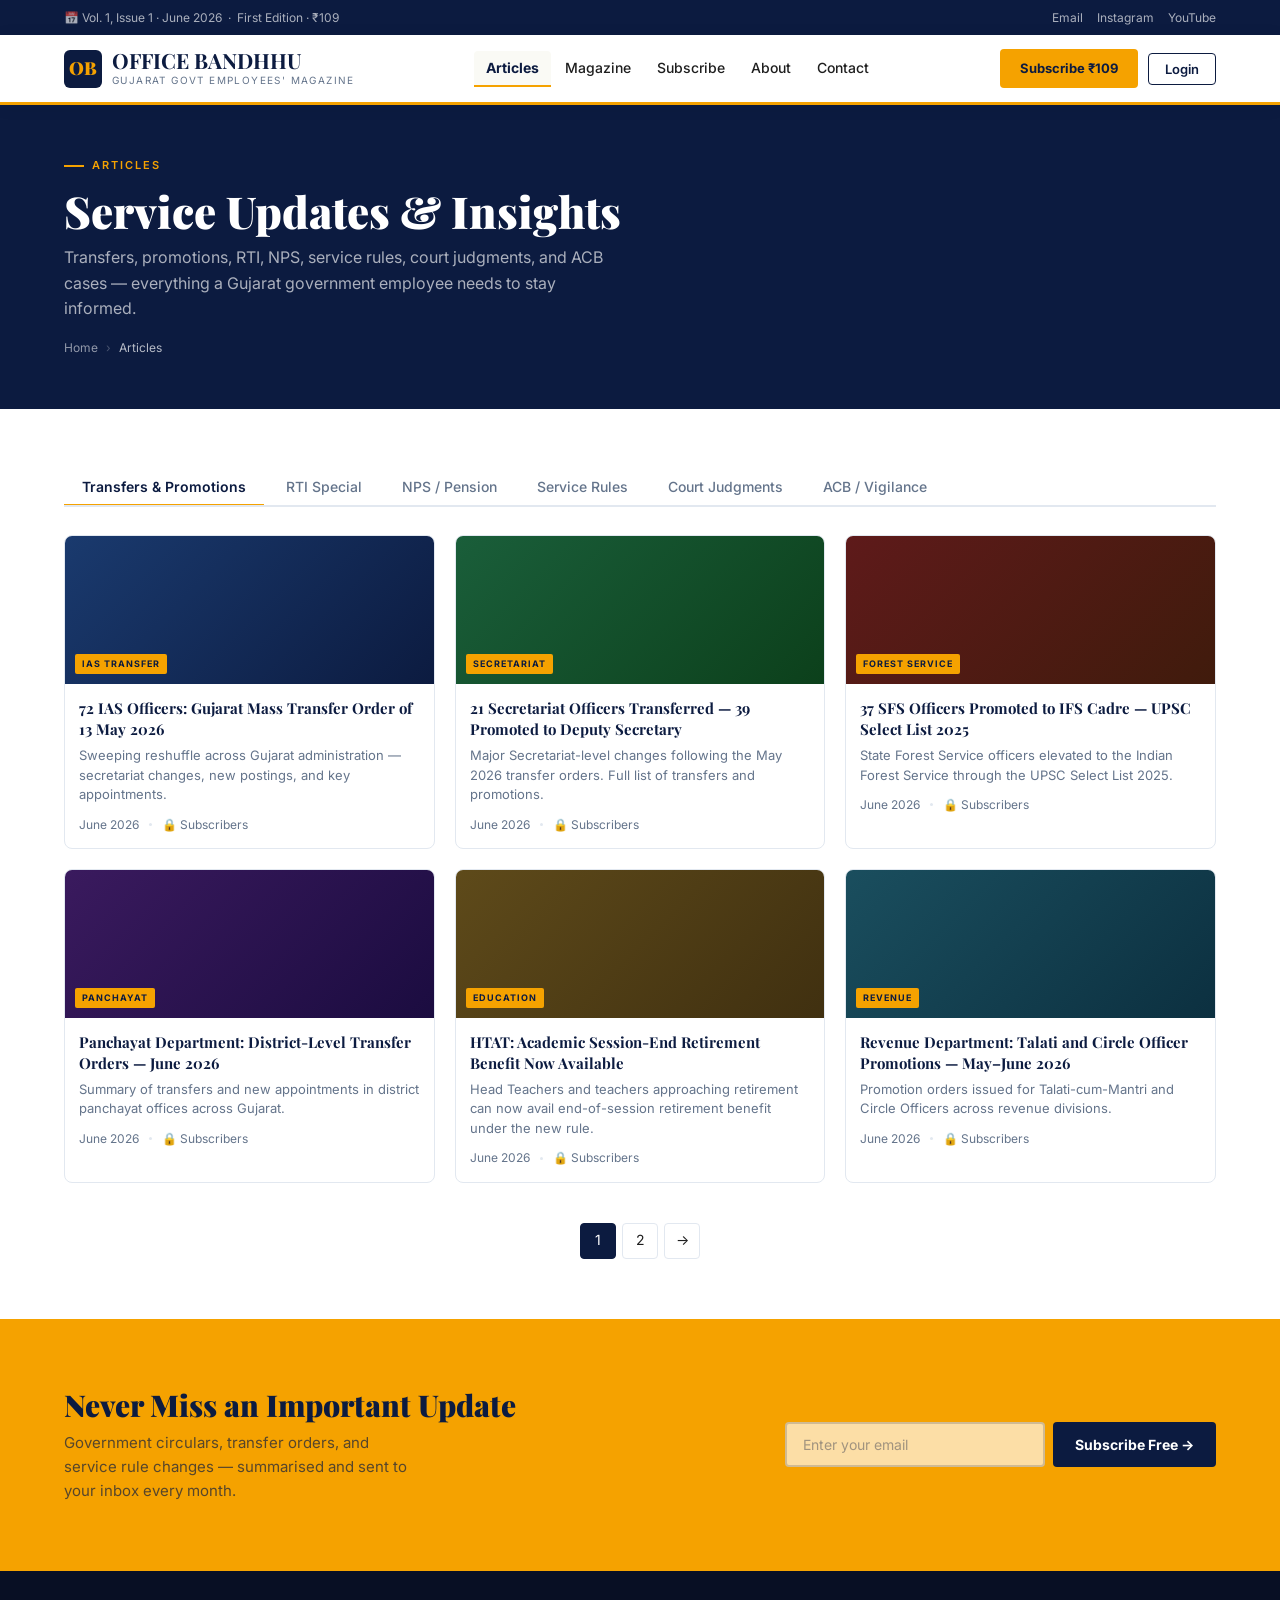
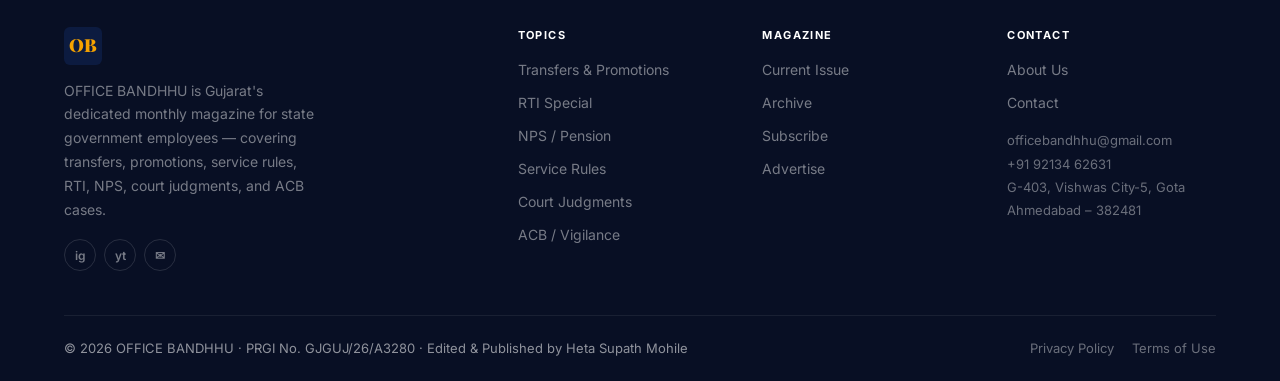
<file: articles.html>
<!DOCTYPE html>
<html lang="en">
<head>
<meta charset="UTF-8">
<meta name="viewport" content="width=device-width, initial-scale=1.0">
<title>Articles — OFFICE BANDHHU</title>
<link rel="preconnect" href="https://fonts.googleapis.com">
<link href="https://fonts.googleapis.com/css2?family=Playfair+Display:ital,wght@0,400;0,700;0,900;1,400&family=Inter:wght@300;400;500;600;700&display=swap" rel="stylesheet">
<link rel="stylesheet" href="styles.css">
</head>
<body>

<div class="util">
  <div class="wrap">
    <span>📅 Vol. 1, Issue 1 · June 2026 &nbsp;·&nbsp; First Edition · ₹109</span>
    <div class="util-social">
      <a href="mailto:officebandhhu@gmail.com">Email</a>
      <a href="https://www.instagram.com/officebandhhu" target="_blank">Instagram</a>
      <a href="https://www.youtube.com/@officebandhhu" target="_blank">YouTube</a>
    </div>
  </div>
</div>

<nav class="navbar">
  <div class="wrap">
    <div class="nav-wrap">
      <a href="index.html" class="logo">
        <div class="logo-sq">OB</div>
        <div class="logo-text"><span class="brand">OFFICE BANDHHU</span><span class="tagline">Gujarat Govt Employees' Magazine</span></div>
      </a>
      <ul class="nav-links">
        <li><a href="articles.html" class="active">Articles</a></li>
        <li><a href="magazine.html">Magazine</a></li>
        <li><a href="subscribe.html">Subscribe</a></li>
        <li><a href="about.html">About</a></li>
        <li><a href="contact.html">Contact</a></li>
      </ul>
      <div class="nav-actions">
        <span id="userBadge" class="user-badge" style="display:none"></span>
        <a href="subscribe.html" class="btn-sub-nav">Subscribe ₹109</a>
        <button id="loginBtn" class="btn-login-outline" onclick="openLoginModal()">Login</button>
        <button id="logoutBtn" class="btn-logout" style="display:none" onclick="logout()">Logout</button>
        <button class="hamburger" onclick="toggleMenu()" aria-label="Menu"><span></span><span></span><span></span></button>
      </div>
    </div>
  </div>
  <div class="mobile-menu" id="mobileMenu">
    <a href="articles.html" class="active">Articles</a><a href="magazine.html">Magazine</a>
    <a href="subscribe.html">Subscribe</a><a href="about.html">About</a><a href="contact.html">Contact</a>
    <a href="#" onclick="openLoginModal();return false;" style="color:var(--saffron);font-weight:700">Login / My Account</a>
  </div>
</nav>

<!-- PAGE BANNER -->
<div class="page-banner">
  <div class="wrap">
    <div class="eyebrow">Articles</div>
    <h1>Service Updates &amp; Insights</h1>
    <p>Transfers, promotions, RTI, NPS, service rules, court judgments, and ACB cases — everything a Gujarat government employee needs to stay informed.</p>
    <div class="breadcrumb"><a href="index.html">Home</a><span>›</span><span style="color:rgba(255,255,255,.7)">Articles</span></div>
  </div>
</div>

<!-- ARTICLES -->
<section style="padding:60px 0;background:var(--white)">
  <div class="wrap">
    <div class="tabs" role="tablist">
      <button class="tab-btn active" onclick="switchTab(this,'t-transfer')" role="tab">Transfers &amp; Promotions</button>
      <button class="tab-btn" onclick="switchTab(this,'t-rti')" role="tab">RTI Special</button>
      <button class="tab-btn" onclick="switchTab(this,'t-nps')" role="tab">NPS / Pension</button>
      <button class="tab-btn" onclick="switchTab(this,'t-service')" role="tab">Service Rules</button>
      <button class="tab-btn" onclick="switchTab(this,'t-court')" role="tab">Court Judgments</button>
      <button class="tab-btn" onclick="switchTab(this,'t-acb')" role="tab">ACB / Vigilance</button>
    </div>

    <!-- TRANSFERS & PROMOTIONS -->
    <div id="t-transfer" class="tab-pane active">
      <div class="arts-grid">
        <a class="art-card" href="magazine.html" onclick="requireLogin(function(){window.location='magazine.html'});return false;">
          <div class="art-img"><div class="cat-badge">IAS Transfer</div></div>
          <div class="art-body"><h4>72 IAS Officers: Gujarat Mass Transfer Order of 13 May 2026</h4><p>Sweeping reshuffle across Gujarat administration — secretariat changes, new postings, and key appointments.</p><div class="art-meta"><span>June 2026</span><span class="dot"></span><span>🔒 Subscribers</span></div></div>
        </a>
        <a class="art-card" href="magazine.html" onclick="requireLogin(function(){window.location='magazine.html'});return false;">
          <div class="art-img v2"><div class="cat-badge">Secretariat</div></div>
          <div class="art-body"><h4>21 Secretariat Officers Transferred — 39 Promoted to Deputy Secretary</h4><p>Major Secretariat-level changes following the May 2026 transfer orders. Full list of transfers and promotions.</p><div class="art-meta"><span>June 2026</span><span class="dot"></span><span>🔒 Subscribers</span></div></div>
        </a>
        <a class="art-card" href="magazine.html" onclick="requireLogin(function(){window.location='magazine.html'});return false;">
          <div class="art-img v3"><div class="cat-badge">Forest Service</div></div>
          <div class="art-body"><h4>37 SFS Officers Promoted to IFS Cadre — UPSC Select List 2025</h4><p>State Forest Service officers elevated to the Indian Forest Service through the UPSC Select List 2025.</p><div class="art-meta"><span>June 2026</span><span class="dot"></span><span>🔒 Subscribers</span></div></div>
        </a>
        <a class="art-card" href="magazine.html" onclick="requireLogin(function(){window.location='magazine.html'});return false;">
          <div class="art-img v4"><div class="cat-badge">Panchayat</div></div>
          <div class="art-body"><h4>Panchayat Department: District-Level Transfer Orders — June 2026</h4><p>Summary of transfers and new appointments in district panchayat offices across Gujarat.</p><div class="art-meta"><span>June 2026</span><span class="dot"></span><span>🔒 Subscribers</span></div></div>
        </a>
        <a class="art-card" href="magazine.html" onclick="requireLogin(function(){window.location='magazine.html'});return false;">
          <div class="art-img v5"><div class="cat-badge">Education</div></div>
          <div class="art-body"><h4>HTAT: Academic Session-End Retirement Benefit Now Available</h4><p>Head Teachers and teachers approaching retirement can now avail end-of-session retirement benefit under the new rule.</p><div class="art-meta"><span>June 2026</span><span class="dot"></span><span>🔒 Subscribers</span></div></div>
        </a>
        <a class="art-card" href="magazine.html" onclick="requireLogin(function(){window.location='magazine.html'});return false;">
          <div class="art-img v6"><div class="cat-badge">Revenue</div></div>
          <div class="art-body"><h4>Revenue Department: Talati and Circle Officer Promotions — May–June 2026</h4><p>Promotion orders issued for Talati-cum-Mantri and Circle Officers across revenue divisions.</p><div class="art-meta"><span>June 2026</span><span class="dot"></span><span>🔒 Subscribers</span></div></div>
        </a>
      </div>
    </div>

    <!-- RTI SPECIAL -->
    <div id="t-rti" class="tab-pane">
      <div class="arts-grid">
        <a class="art-card" href="magazine.html" onclick="requireLogin(function(){window.location='magazine.html'});return false;">
          <div class="art-img v3"><div class="cat-badge">RTI Ruling</div></div>
          <div class="art-body"><h4>Aravalli Case: Information Commission Imposes ₹10,000 Personal Fine on Mamlatdar</h4><p>Gujarat Information Commission ruling — PIOs cannot ignore RTI requests. Landmark fine sets strong precedent.</p><div class="art-meta"><span>June 2026</span><span class="dot"></span><span>🔒 Subscribers</span></div></div>
        </a>
        <a class="art-card" href="magazine.html" onclick="requireLogin(function(){window.location='magazine.html'});return false;">
          <div class="art-img v4"><div class="cat-badge">RTI Guide</div></div>
          <div class="art-body"><h4>How to File an RTI: Step-by-Step Guide for Government Employees</h4><p>Complete practical guide for filing RTI applications — forms, fees, timelines, and appeal process.</p><div class="art-meta"><span>June 2026</span><span class="dot"></span><span>🔒 Subscribers</span></div></div>
        </a>
        <a class="art-card" href="magazine.html" onclick="requireLogin(function(){window.location='magazine.html'});return false;">
          <div class="art-img v5"><div class="cat-badge">PIO Duties</div></div>
          <div class="art-body"><h4>Record Loss Affidavit: What a Public Information Officer Must Do</h4><p>When records are lost or unavailable, what obligation does the PIO have under the RTI Act? Full legal analysis.</p><div class="art-meta"><span>June 2026</span><span class="dot"></span><span>🔒 Subscribers</span></div></div>
        </a>
      </div>
    </div>

    <!-- NPS / PENSION -->
    <div id="t-nps" class="tab-pane">
      <div class="arts-grid">
        <a class="art-card" href="magazine.html" onclick="requireLogin(function(){window.location='magazine.html'});return false;">
          <div class="art-img"><div class="cat-badge">NPS Pension</div></div>
          <div class="art-body"><h4>NPS Family Pension: Full Eligibility Guide for Gujarat Govt Employees</h4><p>By Sri Haresh Joshi (Retd. Dy. Director, Accounts) — who qualifies, what documents needed, and how to apply.</p><div class="art-meta"><span>Sri Haresh Joshi</span><span class="dot"></span><span>🔒 Subscribers</span></div></div>
        </a>
        <a class="art-card" href="magazine.html" onclick="requireLogin(function(){window.location='magazine.html'});return false;">
          <div class="art-img v2"><div class="cat-badge">DA Revision</div></div>
          <div class="art-body"><h4>DA Increased to 60% from 01/01/2026 — How to Calculate Your 4-Month Arrears</h4><p>Step-by-step calculation guide for the revised Dearness Allowance, with examples for different pay scales.</p><div class="art-meta"><span>June 2026</span><span class="dot"></span><span>🔒 Subscribers</span></div></div>
        </a>
        <a class="art-card" href="magazine.html" onclick="requireLogin(function(){window.location='magazine.html'});return false;">
          <div class="art-img v4"><div class="cat-badge">Contribution</div></div>
          <div class="art-body"><h4>NPS Contribution Reconciliation: Fixing Errors in Your Pension Account</h4><p>Common NPS reconciliation issues and how to get them corrected through your DDO and NSDL.</p><div class="art-meta"><span>June 2026</span><span class="dot"></span><span>🔒 Subscribers</span></div></div>
        </a>
      </div>
    </div>

    <!-- SERVICE RULES -->
    <div id="t-service" class="tab-pane">
      <div class="arts-grid">
        <a class="art-card" href="magazine.html" onclick="requireLogin(function(){window.location='magazine.html'});return false;">
          <div class="art-img v5"><div class="cat-badge">Leave Rules</div></div>
          <div class="art-body"><h4>Casual Leave: 8 Days at One Time Is Allowed — GR dated 06-02-1961</h4><p>Full text and interpretation of the GR permitting 8 consecutive casual leave days for Gujarat government employees.</p><div class="art-meta"><span>June 2026</span><span class="dot"></span><span>🔒 Subscribers</span></div></div>
        </a>
        <a class="art-card" href="magazine.html" onclick="requireLogin(function(){window.location='magazine.html'});return false;">
          <div class="art-img v6"><div class="cat-badge">IFMS Alert</div></div>
          <div class="art-body"><h4>IFMS "Pull Back" Feature Removed — Check Bills Before Submission</h4><p>The option to reverse submitted bills in IFMS has been discontinued. What employees and DDOs must do now.</p><div class="art-meta"><span>June 2026</span><span class="dot"></span><span>🔒 Subscribers</span></div></div>
        </a>
        <a class="art-card" href="magazine.html" onclick="requireLogin(function(){window.location='magazine.html'});return false;">
          <div class="art-img v3"><div class="cat-badge">HTAT</div></div>
          <div class="art-body"><h4>HTAT Retirement: Academic Session-End Benefit — Full Details</h4><p>New benefit available to HTAT-grade teachers retiring at the end of an academic session — eligibility and process.</p><div class="art-meta"><span>June 2026</span><span class="dot"></span><span>🔒 Subscribers</span></div></div>
        </a>
      </div>
    </div>

    <!-- COURT JUDGMENTS -->
    <div id="t-court" class="tab-pane">
      <div class="arts-grid">
        <a class="art-card" href="magazine.html" onclick="requireLogin(function(){window.location='magazine.html'});return false;">
          <div class="art-img v4"><div class="cat-badge">HC Judgment</div></div>
          <div class="art-body"><h4>Gujarat HC: Compulsory Retirement — Validity and Employee Rights (Sept 2025)</h4><p>High Court ruling on the procedural requirements for valid compulsory retirement orders — landmark for disciplinary cases.</p><div class="art-meta"><span>June 2026</span><span class="dot"></span><span>🔒 Subscribers</span></div></div>
        </a>
        <a class="art-card" href="magazine.html" onclick="requireLogin(function(){window.location='magazine.html'});return false;">
          <div class="art-img v2"><div class="cat-badge">Regularisation</div></div>
          <div class="art-body"><h4>Gujarat HC: Daily-Wage Regularisation — March 2026 Judgment</h4><p>Landmark ruling on the rights of daily-wage workers employed in government service seeking regularisation.</p><div class="art-meta"><span>June 2026</span><span class="dot"></span><span>🔒 Subscribers</span></div></div>
        </a>
        <a class="art-card" href="magazine.html" onclick="requireLogin(function(){window.location='magazine.html'});return false;">
          <div class="art-img v6"><div class="cat-badge">Contract Staff</div></div>
          <div class="art-body"><h4>Contractual Counsellors in Govt Schools: Job Security Ruling Explained</h4><p>HC judgment on the service conditions of contractual counsellors — implications for contract staff across departments.</p><div class="art-meta"><span>June 2026</span><span class="dot"></span><span>🔒 Subscribers</span></div></div>
        </a>
      </div>
    </div>

    <!-- ACB / VIGILANCE -->
    <div id="t-acb" class="tab-pane">
      <div class="arts-grid">
        <a class="art-card" href="magazine.html" onclick="requireLogin(function(){window.location='magazine.html'});return false;">
          <div class="art-img v3"><div class="cat-badge">ACB Trap</div></div>
          <div class="art-body"><h4>Anand Hospital Bribery Case: ACB Trap — June 2026</h4><p>Details of the ACB trap case in Anand district involving a hospital sector official. Charges, arrest, and current status.</p><div class="art-meta"><span>June 2026</span><span class="dot"></span><span>🔒 Subscribers</span></div></div>
        </a>
        <a class="art-card" href="magazine.html" onclick="requireLogin(function(){window.location='magazine.html'});return false;">
          <div class="art-img v4"><div class="cat-badge">ACB</div></div>
          <div class="art-body"><h4>Gandhinagar: Electrical Inspector Caught in ACB Trap — June 2026</h4><p>ACB operation details in Gandhinagar — the department, bribe amount, and case status.</p><div class="art-meta"><span>June 2026</span><span class="dot"></span><span>🔒 Subscribers</span></div></div>
        </a>
        <a class="art-card" href="magazine.html" onclick="requireLogin(function(){window.location='magazine.html'});return false;">
          <div class="art-img v5"><div class="cat-badge">Bharuch ACB</div></div>
          <div class="art-body"><h4>Bharuch Talati: ACB Trap for Accepting Bribe — Case Summary</h4><p>Revenue department Talati caught in ACB trap in Bharuch district — complete case details and implications.</p><div class="art-meta"><span>June 2026</span><span class="dot"></span><span>🔒 Subscribers</span></div></div>
        </a>
      </div>
    </div>

    <!-- PAGINATION -->
    <div class="pagination">
      <a href="#" class="pg-btn active">1</a>
      <a href="#" class="pg-btn">2</a>
      <a href="#" class="pg-btn">→</a>
    </div>
  </div>
</section>

<!-- NEWSLETTER -->
<section class="nl-sec">
  <div class="wrap">
    <div class="nl-inner">
      <div class="nl-text"><h2>Never Miss an Important Update</h2><p>Government circulars, transfer orders, and service rule changes — summarised and sent to your inbox every month.</p></div>
      <div class="nl-form">
        <input type="email" class="nl-input" placeholder="Enter your email" id="nlEmail">
        <button class="btn-nl" onclick="handleNL()">Subscribe Free →</button>
      </div>
    </div>
  </div>
</section>

<!-- FOOTER -->
<footer class="footer">
  <div class="wrap">
    <div class="footer-top">
      <div class="footer-brand">
        <div class="logo-sq" style="margin-bottom:14px;">OB</div>
        <p>OFFICE BANDHHU is Gujarat's dedicated monthly magazine for state government employees — covering transfers, promotions, service rules, RTI, NPS, court judgments, and ACB cases.</p>
        <div class="foot-social"><a href="https://www.instagram.com/officebandhhu" target="_blank" class="soc-btn">ig</a><a href="https://www.youtube.com/@officebandhhu" target="_blank" class="soc-btn">yt</a><a href="mailto:officebandhhu@gmail.com" class="soc-btn">✉</a></div>
      </div>
      <div class="foot-col"><h4>Topics</h4><ul class="foot-links"><li><a href="articles.html">Transfers &amp; Promotions</a></li><li><a href="articles.html">RTI Special</a></li><li><a href="articles.html">NPS / Pension</a></li><li><a href="articles.html">Service Rules</a></li><li><a href="articles.html">Court Judgments</a></li><li><a href="articles.html">ACB / Vigilance</a></li></ul></div>
      <div class="foot-col"><h4>Magazine</h4><ul class="foot-links"><li><a href="magazine.html">Current Issue</a></li><li><a href="magazine.html">Archive</a></li><li><a href="subscribe.html">Subscribe</a></li><li><a href="contact.html">Advertise</a></li></ul></div>
      <div class="foot-col"><h4>Contact</h4><ul class="foot-links"><li><a href="about.html">About Us</a></li><li><a href="contact.html">Contact</a></li></ul><div style="margin-top:14px;font-size:13px;color:rgba(255,255,255,.4);line-height:1.8">officebandhhu@gmail.com<br>+91 92134 62631<br>G-403, Vishwas City-5, Gota<br>Ahmedabad – 382481</div></div>
    </div>
    <div class="footer-bottom">
      <span>© 2026 OFFICE BANDHHU · PRGI No. GJGUJ/26/A3280 · Edited &amp; Published by Heta Supath Mohile</span>
      <div class="foot-legal"><a href="#">Privacy Policy</a><a href="#">Terms of Use</a></div>
    </div>
  </div>
</footer>

<!-- LOGIN MODAL -->
<div class="login-overlay" id="loginModal">
  <div class="login-box">
    <button class="lb-close" onclick="closeLogin()">✕</button>
    <div class="lb-logo">
      <div class="logo-sq" style="margin:0 auto 10px;width:42px;height:42px;font-size:16px">OB</div>
      <div class="lb-brand">OFFICE BANDHHU</div>
      <div class="lb-tagline">Subscriber Access</div>
    </div>
    <div id="loginStep1">
      <p class="lb-desc">Enter your registered mobile number to receive a one-time password</p>
      <div class="mobile-input-row">
        <span class="mob-prefix">🇮🇳 +91</span>
        <input type="tel" id="mobileInput" class="mob-field" placeholder="10-digit mobile" maxlength="10" inputmode="numeric">
      </div>
      <div id="mobileErr" class="field-err"></div>
      <button class="btn-primary lb-btn" onclick="sendOTP()">Send OTP →</button>
      <div class="lb-divider"></div>
      <p class="lb-note">Subscriber-only access. <a href="subscribe.html">Subscribe here</a> to get login access.</p>
    </div>
    <div id="loginStep2" style="display:none">
      <p class="lb-desc">OTP sent to +91 <strong id="mobileDisp"></strong></p>
      <div class="demo-otp-notice" id="otpDemoMsg"></div>
      <input type="tel" id="otpInput" class="otp-field" placeholder="000000" maxlength="6" inputmode="numeric">
      <div id="otpErr" class="field-err"></div>
      <button class="btn-primary lb-btn" onclick="verifyOTP()">Verify &amp; Login →</button>
      <div class="lb-links">
        <a onclick="resendOTP()">↻ Resend OTP</a>
        <span style="color:var(--border)">|</span>
        <a onclick="changeNumber()">← Change Number</a>
      </div>
    </div>
  </div>
</div>

<script src="main.js"></script>
</body>
</html>
</file>
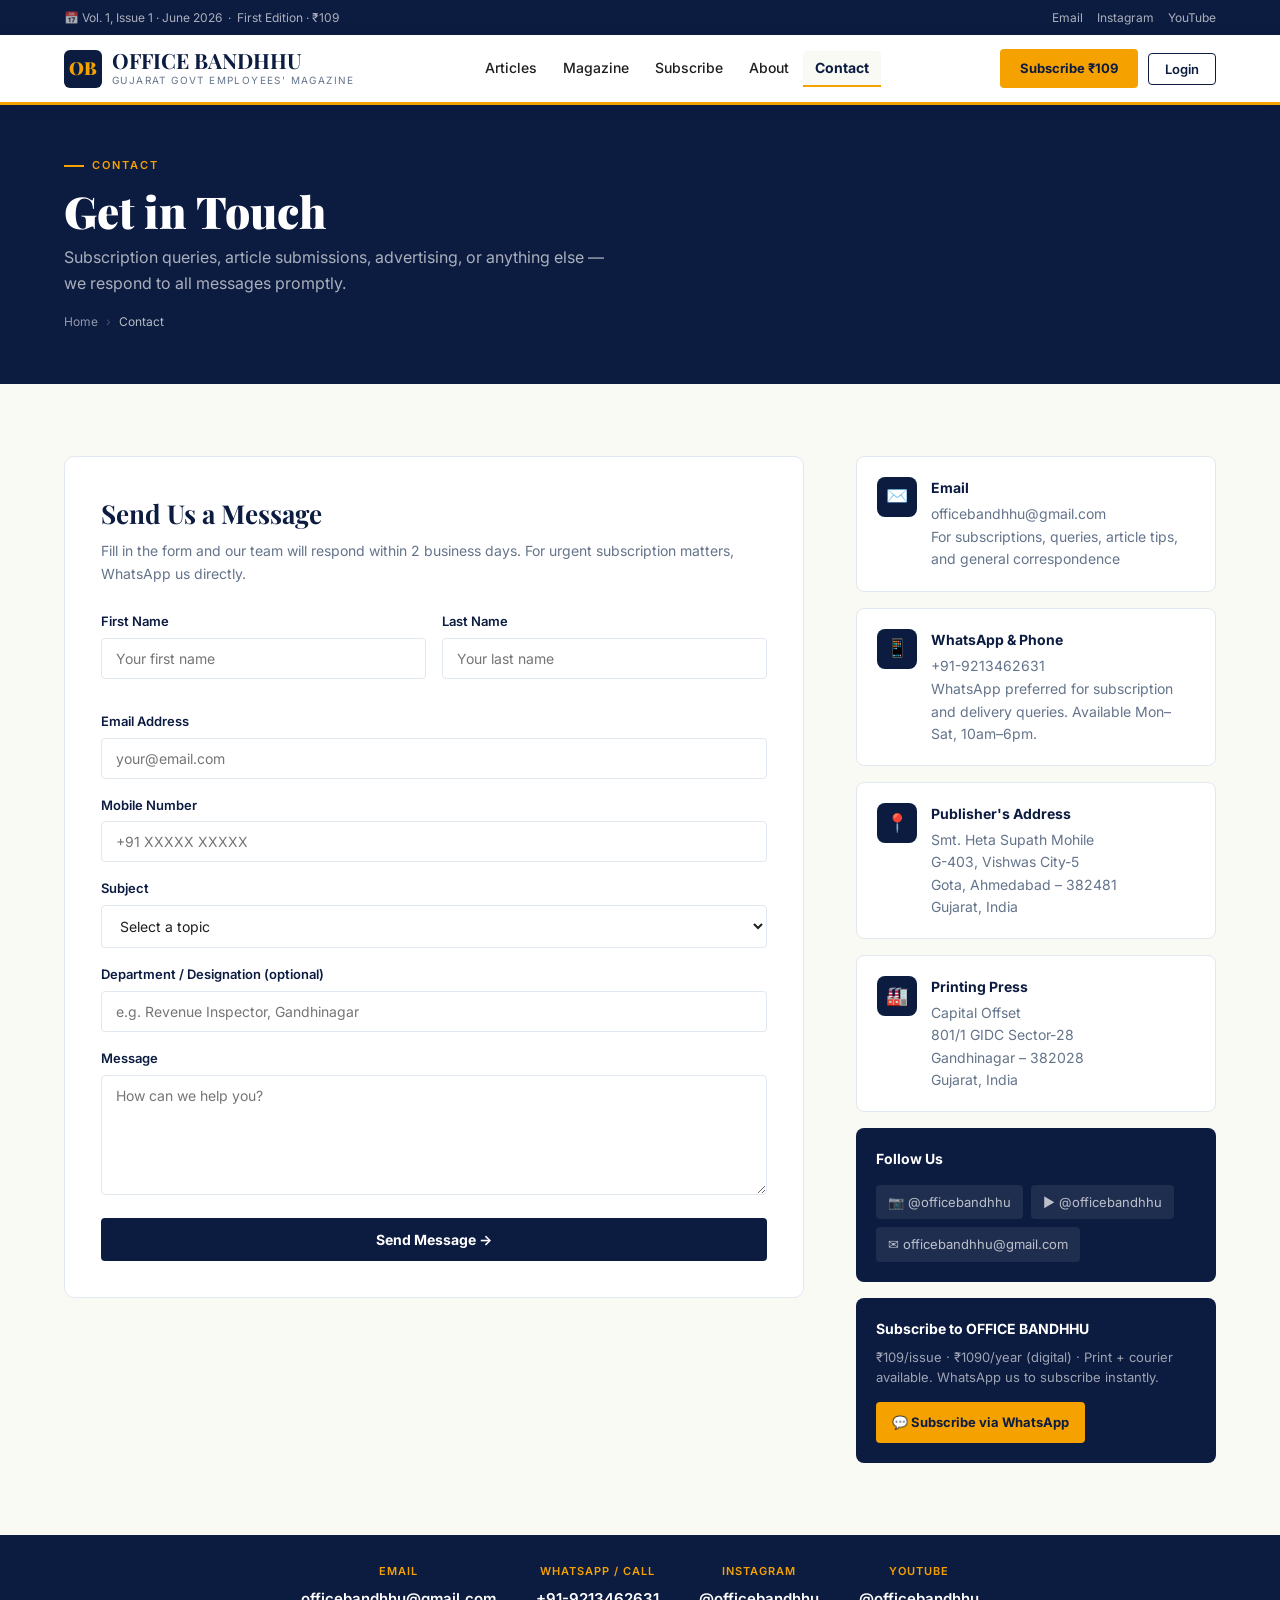
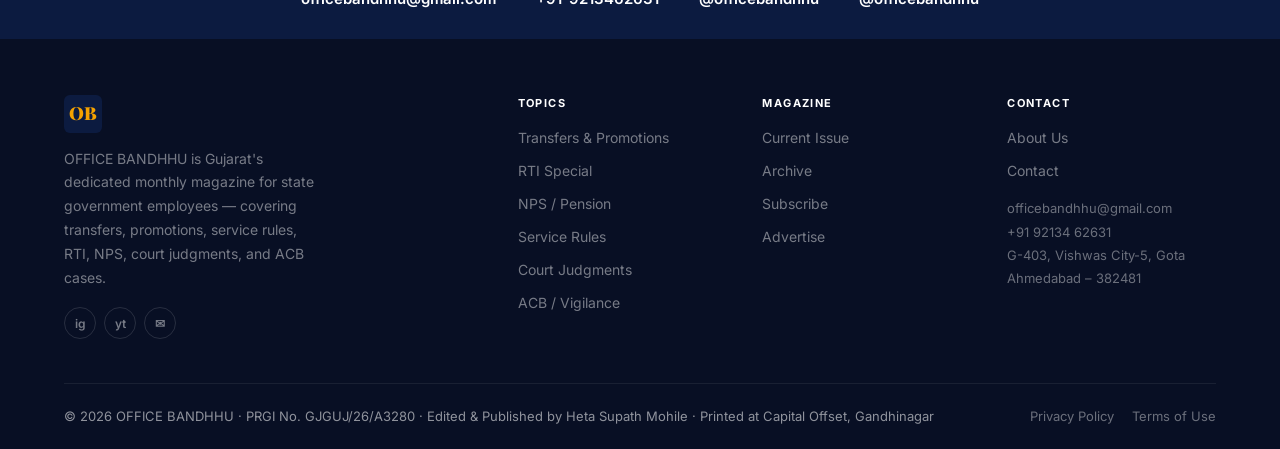
<file: contact.html>
<!DOCTYPE html>
<html lang="en">
<head>
<meta charset="UTF-8">
<meta name="viewport" content="width=device-width, initial-scale=1.0">
<title>Contact — OFFICE BANDHHU</title>
<link rel="preconnect" href="https://fonts.googleapis.com">
<link href="https://fonts.googleapis.com/css2?family=Playfair+Display:ital,wght@0,400;0,700;0,900;1,400&family=Inter:wght@300;400;500;600;700&display=swap" rel="stylesheet">
<link rel="stylesheet" href="styles.css">
</head>
<body>

<div class="util">
  <div class="wrap">
    <span>📅 Vol. 1, Issue 1 · June 2026 &nbsp;·&nbsp; First Edition · ₹109</span>
    <div class="util-social">
      <a href="mailto:officebandhhu@gmail.com">Email</a>
      <a href="https://www.instagram.com/officebandhhu" target="_blank">Instagram</a>
      <a href="https://www.youtube.com/@officebandhhu" target="_blank">YouTube</a>
    </div>
  </div>
</div>

<nav class="navbar">
  <div class="wrap">
    <div class="nav-wrap">
      <a href="index.html" class="logo">
        <div class="logo-sq">OB</div>
        <div class="logo-text"><span class="brand">OFFICE BANDHHU</span><span class="tagline">Gujarat Govt Employees' Magazine</span></div>
      </a>
      <ul class="nav-links">
        <li><a href="articles.html">Articles</a></li>
        <li><a href="magazine.html">Magazine</a></li>
        <li><a href="subscribe.html">Subscribe</a></li>
        <li><a href="about.html">About</a></li>
        <li><a href="contact.html" class="active">Contact</a></li>
      </ul>
      <div class="nav-actions">
        <span id="userBadge" class="user-badge" style="display:none"></span>
        <a href="subscribe.html" class="btn-sub-nav">Subscribe ₹109</a>
        <button id="loginBtn" class="btn-login-outline" onclick="openLoginModal()">Login</button>
        <button id="logoutBtn" class="btn-logout" style="display:none" onclick="logout()">Logout</button>
        <button class="hamburger" onclick="toggleMenu()" aria-label="Menu"><span></span><span></span><span></span></button>
      </div>
    </div>
  </div>
  <div class="mobile-menu" id="mobileMenu">
    <a href="articles.html">Articles</a><a href="magazine.html">Magazine</a>
    <a href="subscribe.html">Subscribe</a><a href="about.html">About</a><a href="contact.html" class="active">Contact</a>
    <a href="#" onclick="openLoginModal();return false;" style="color:var(--saffron);font-weight:700">Login / My Account</a>
  </div>
</nav>

<!-- PAGE BANNER -->
<div class="page-banner">
  <div class="wrap">
    <div class="eyebrow">Contact</div>
    <h1>Get in Touch</h1>
    <p>Subscription queries, article submissions, advertising, or anything else — we respond to all messages promptly.</p>
    <div class="breadcrumb"><a href="index.html">Home</a><span>›</span><span style="color:rgba(255,255,255,.7)">Contact</span></div>
  </div>
</div>

<!-- CONTACT SECTION -->
<section class="contact-sec">
  <div class="wrap">
    <div class="contact-grid">

      <!-- FORM -->
      <div class="contact-form">
        <h2>Send Us a Message</h2>
        <p class="form-sub">Fill in the form and our team will respond within 2 business days. For urgent subscription matters, WhatsApp us directly.</p>
        <form onsubmit="handleContact(event)">
          <div class="form-row">
            <div class="form-group"><label for="fname">First Name</label><input type="text" id="fname" placeholder="Your first name" required></div>
            <div class="form-group"><label for="lname">Last Name</label><input type="text" id="lname" placeholder="Your last name" required></div>
          </div>
          <div class="form-group"><label for="email">Email Address</label><input type="email" id="email" placeholder="your@email.com" required></div>
          <div class="form-group"><label for="phone">Mobile Number</label><input type="tel" id="phone" placeholder="+91 XXXXX XXXXX"></div>
          <div class="form-group">
            <label for="subject">Subject</label>
            <select id="subject">
              <option value="">Select a topic</option>
              <option>Subscription — New</option>
              <option>Subscription — Renewal</option>
              <option>Login / Access Issue</option>
              <option>Print Copy / Delivery</option>
              <option>Article Tip / Information</option>
              <option>Advertising / Sponsorship</option>
              <option>Correction / Feedback</option>
              <option>Other</option>
            </select>
          </div>
          <div class="form-group"><label for="dept">Department / Designation (optional)</label><input type="text" id="dept" placeholder="e.g. Revenue Inspector, Gandhinagar"></div>
          <div class="form-group"><label for="message">Message</label><textarea id="message" placeholder="How can we help you?" required></textarea></div>
          <button type="submit" class="btn-submit">Send Message →</button>
        </form>
      </div>

      <!-- INFO -->
      <div class="contact-info">
        <div class="info-card">
          <div class="info-ico">✉️</div>
          <div>
            <h4>Email</h4>
            <a href="mailto:officebandhhu@gmail.com">officebandhhu@gmail.com</a>
            <p>For subscriptions, queries, article tips, and general correspondence</p>
          </div>
        </div>
        <div class="info-card">
          <div class="info-ico">📱</div>
          <div>
            <h4>WhatsApp &amp; Phone</h4>
            <a href="tel:+919213462631">+91-9213462631</a>
            <p>WhatsApp preferred for subscription and delivery queries. Available Mon–Sat, 10am–6pm.</p>
          </div>
        </div>
        <div class="info-card">
          <div class="info-ico">📍</div>
          <div>
            <h4>Publisher's Address</h4>
            <p>Smt. Heta Supath Mohile<br>G-403, Vishwas City-5<br>Gota, Ahmedabad – 382481<br>Gujarat, India</p>
          </div>
        </div>
        <div class="info-card">
          <div class="info-ico">🏭</div>
          <div>
            <h4>Printing Press</h4>
            <p>Capital Offset<br>801/1 GIDC Sector-28<br>Gandhinagar – 382028<br>Gujarat, India</p>
          </div>
        </div>
        <div class="contact-social">
          <h4>Follow Us</h4>
          <div class="soc-row">
            <a href="https://www.instagram.com/officebandhhu" target="_blank" class="soc-lnk">📷 @officebandhhu</a>
            <a href="https://www.youtube.com/@officebandhhu" target="_blank" class="soc-lnk">▶ @officebandhhu</a>
            <a href="mailto:officebandhhu@gmail.com" class="soc-lnk">✉ officebandhhu@gmail.com</a>
          </div>
        </div>

        <!-- SUBSCRIBE CTA in sidebar -->
        <div style="background:var(--navy);border-radius:8px;padding:20px">
          <h4 style="font-weight:700;color:var(--white);margin-bottom:6px;font-size:14px">Subscribe to OFFICE BANDHHU</h4>
          <p style="font-size:13px;color:rgba(255,255,255,.6);line-height:1.6;margin-bottom:14px">₹109/issue · ₹1090/year (digital) · Print + courier available. WhatsApp us to subscribe instantly.</p>
          <a href="https://wa.me/919213462631?text=I%20want%20to%20subscribe%20to%20OFFICE%20BANDHHU" target="_blank" style="display:flex;align-items:center;gap:8px;background:var(--saffron);color:var(--navy);border-radius:4px;padding:10px 16px;font-size:13px;font-weight:700;text-decoration:none;width:fit-content">
            💬 Subscribe via WhatsApp
          </a>
        </div>
      </div>
    </div>
  </div>
</section>

<!-- QUICK CONTACT STRIP -->
<div style="background:var(--navy);padding:28px 0">
  <div class="wrap" style="display:flex;justify-content:center;gap:40px;flex-wrap:wrap;text-align:center">
    <div>
      <div style="font-size:11px;font-weight:600;text-transform:uppercase;letter-spacing:1px;color:var(--saffron);margin-bottom:6px">Email</div>
      <a href="mailto:officebandhhu@gmail.com" style="color:var(--white);text-decoration:none;font-size:15px;font-weight:600">officebandhhu@gmail.com</a>
    </div>
    <div>
      <div style="font-size:11px;font-weight:600;text-transform:uppercase;letter-spacing:1px;color:var(--saffron);margin-bottom:6px">WhatsApp / Call</div>
      <a href="tel:+919213462631" style="color:var(--white);text-decoration:none;font-size:15px;font-weight:600">+91-9213462631</a>
    </div>
    <div>
      <div style="font-size:11px;font-weight:600;text-transform:uppercase;letter-spacing:1px;color:var(--saffron);margin-bottom:6px">Instagram</div>
      <a href="https://www.instagram.com/officebandhhu" target="_blank" style="color:var(--white);text-decoration:none;font-size:15px;font-weight:600">@officebandhhu</a>
    </div>
    <div>
      <div style="font-size:11px;font-weight:600;text-transform:uppercase;letter-spacing:1px;color:var(--saffron);margin-bottom:6px">YouTube</div>
      <a href="https://www.youtube.com/@officebandhhu" target="_blank" style="color:var(--white);text-decoration:none;font-size:15px;font-weight:600">@officebandhhu</a>
    </div>
  </div>
</div>

<!-- FOOTER -->
<footer class="footer">
  <div class="wrap">
    <div class="footer-top">
      <div class="footer-brand">
        <div class="logo-sq" style="margin-bottom:14px;">OB</div>
        <p>OFFICE BANDHHU is Gujarat's dedicated monthly magazine for state government employees — covering transfers, promotions, service rules, RTI, NPS, court judgments, and ACB cases.</p>
        <div class="foot-social"><a href="https://www.instagram.com/officebandhhu" target="_blank" class="soc-btn">ig</a><a href="https://www.youtube.com/@officebandhhu" target="_blank" class="soc-btn">yt</a><a href="mailto:officebandhhu@gmail.com" class="soc-btn">✉</a></div>
      </div>
      <div class="foot-col"><h4>Topics</h4><ul class="foot-links"><li><a href="articles.html">Transfers &amp; Promotions</a></li><li><a href="articles.html">RTI Special</a></li><li><a href="articles.html">NPS / Pension</a></li><li><a href="articles.html">Service Rules</a></li><li><a href="articles.html">Court Judgments</a></li><li><a href="articles.html">ACB / Vigilance</a></li></ul></div>
      <div class="foot-col"><h4>Magazine</h4><ul class="foot-links"><li><a href="magazine.html">Current Issue</a></li><li><a href="magazine.html">Archive</a></li><li><a href="subscribe.html">Subscribe</a></li><li><a href="contact.html">Advertise</a></li></ul></div>
      <div class="foot-col"><h4>Contact</h4><ul class="foot-links"><li><a href="about.html">About Us</a></li><li><a href="contact.html">Contact</a></li></ul><div style="margin-top:14px;font-size:13px;color:rgba(255,255,255,.4);line-height:1.8">officebandhhu@gmail.com<br>+91 92134 62631<br>G-403, Vishwas City-5, Gota<br>Ahmedabad – 382481</div></div>
    </div>
    <div class="footer-bottom">
      <span>© 2026 OFFICE BANDHHU · PRGI No. GJGUJ/26/A3280 · Edited &amp; Published by Heta Supath Mohile · Printed at Capital Offset, Gandhinagar</span>
      <div class="foot-legal"><a href="#">Privacy Policy</a><a href="#">Terms of Use</a></div>
    </div>
  </div>
</footer>

<!-- LOGIN MODAL -->
<div class="login-overlay" id="loginModal">
  <div class="login-box">
    <button class="lb-close" onclick="closeLogin()">✕</button>
    <div class="lb-logo">
      <div class="logo-sq" style="margin:0 auto 10px;width:42px;height:42px;font-size:16px">OB</div>
      <div class="lb-brand">OFFICE BANDHHU</div>
      <div class="lb-tagline">Subscriber Access</div>
    </div>
    <div id="loginStep1">
      <p class="lb-desc">Enter your registered mobile number to receive a one-time password</p>
      <div class="mobile-input-row">
        <span class="mob-prefix">🇮🇳 +91</span>
        <input type="tel" id="mobileInput" class="mob-field" placeholder="10-digit mobile" maxlength="10" inputmode="numeric">
      </div>
      <div id="mobileErr" class="field-err"></div>
      <button class="btn-primary lb-btn" onclick="sendOTP()">Send OTP →</button>
      <div class="lb-divider"></div>
      <p class="lb-note">Subscriber-only access. <a href="subscribe.html">Subscribe here</a> to get login access.</p>
    </div>
    <div id="loginStep2" style="display:none">
      <p class="lb-desc">OTP sent to +91 <strong id="mobileDisp"></strong></p>
      <div class="demo-otp-notice" id="otpDemoMsg"></div>
      <input type="tel" id="otpInput" class="otp-field" placeholder="000000" maxlength="6" inputmode="numeric">
      <div id="otpErr" class="field-err"></div>
      <button class="btn-primary lb-btn" onclick="verifyOTP()">Verify &amp; Login →</button>
      <div class="lb-links">
        <a onclick="resendOTP()">↻ Resend OTP</a>
        <span style="color:var(--border)">|</span>
        <a onclick="changeNumber()">← Change Number</a>
      </div>
    </div>
  </div>
</div>

<script src="main.js"></script>
</body>
</html>
</file>
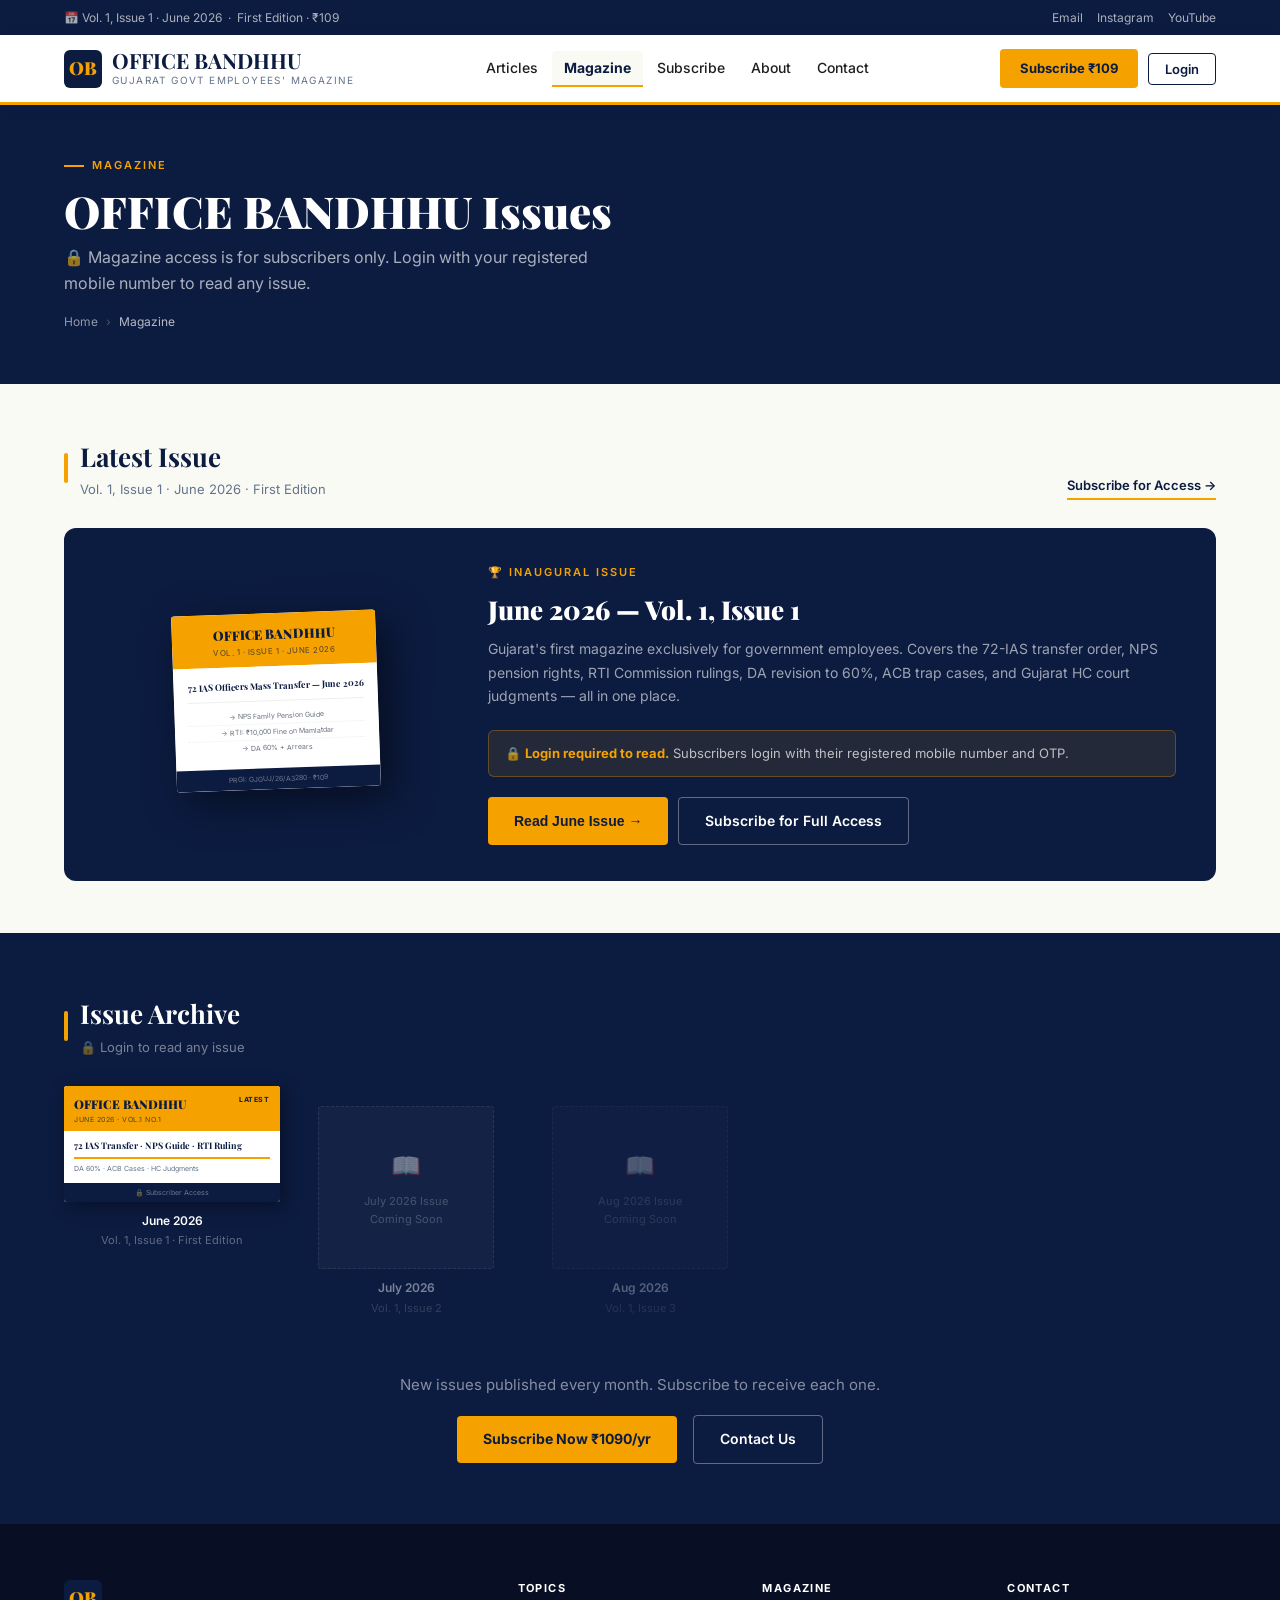
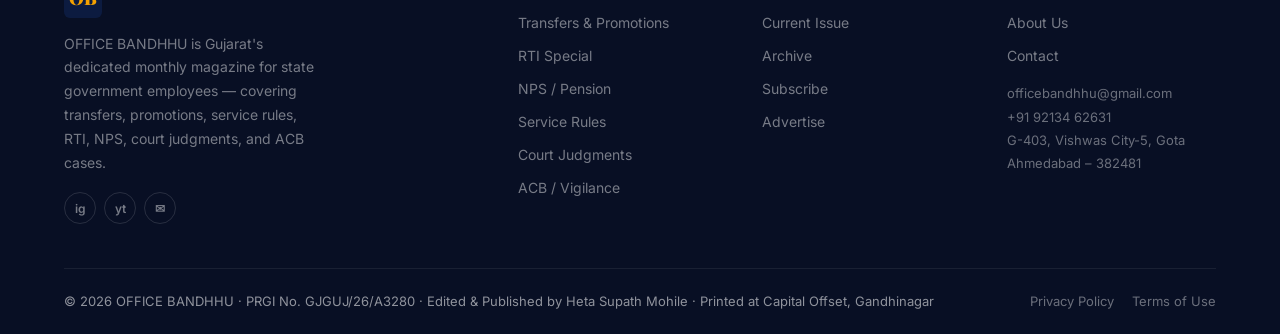
<file: magazine.html>
<!DOCTYPE html>
<html lang="en">
<head>
<meta charset="UTF-8">
<meta name="viewport" content="width=device-width, initial-scale=1.0">
<title>Magazine — OFFICE BANDHHU</title>
<link rel="preconnect" href="https://fonts.googleapis.com">
<link href="https://fonts.googleapis.com/css2?family=Playfair+Display:ital,wght@0,400;0,700;0,900;1,400&family=Inter:wght@300;400;500;600;700&display=swap" rel="stylesheet">
<link rel="stylesheet" href="styles.css">
</head>
<body>

<div class="util">
  <div class="wrap">
    <span>📅 Vol. 1, Issue 1 · June 2026 &nbsp;·&nbsp; First Edition · ₹109</span>
    <div class="util-social">
      <a href="mailto:officebandhhu@gmail.com">Email</a>
      <a href="https://www.instagram.com/officebandhhu" target="_blank">Instagram</a>
      <a href="https://www.youtube.com/@officebandhhu" target="_blank">YouTube</a>
    </div>
  </div>
</div>

<nav class="navbar">
  <div class="wrap">
    <div class="nav-wrap">
      <a href="index.html" class="logo">
        <div class="logo-sq">OB</div>
        <div class="logo-text"><span class="brand">OFFICE BANDHHU</span><span class="tagline">Gujarat Govt Employees' Magazine</span></div>
      </a>
      <ul class="nav-links">
        <li><a href="articles.html">Articles</a></li>
        <li><a href="magazine.html" class="active">Magazine</a></li>
        <li><a href="subscribe.html">Subscribe</a></li>
        <li><a href="about.html">About</a></li>
        <li><a href="contact.html">Contact</a></li>
      </ul>
      <div class="nav-actions">
        <span id="userBadge" class="user-badge" style="display:none"></span>
        <a href="subscribe.html" class="btn-sub-nav">Subscribe ₹109</a>
        <button id="loginBtn" class="btn-login-outline" onclick="openLoginModal()">Login</button>
        <button id="logoutBtn" class="btn-logout" style="display:none" onclick="logout()">Logout</button>
        <button class="hamburger" onclick="toggleMenu()" aria-label="Menu"><span></span><span></span><span></span></button>
      </div>
    </div>
  </div>
  <div class="mobile-menu" id="mobileMenu">
    <a href="articles.html">Articles</a><a href="magazine.html" class="active">Magazine</a>
    <a href="subscribe.html">Subscribe</a><a href="about.html">About</a><a href="contact.html">Contact</a>
    <a href="#" onclick="openLoginModal();return false;" style="color:var(--saffron);font-weight:700">Login / My Account</a>
  </div>
</nav>

<!-- PAGE BANNER -->
<div class="page-banner">
  <div class="wrap">
    <div class="eyebrow">Magazine</div>
    <h1>OFFICE BANDHHU Issues</h1>
    <p>🔒 Magazine access is for subscribers only. Login with your registered mobile number to read any issue.</p>
    <div class="breadcrumb"><a href="index.html">Home</a><span>›</span><span style="color:rgba(255,255,255,.7)">Magazine</span></div>
  </div>
</div>

<!-- CURRENT ISSUE -->
<section style="padding:52px 0;background:var(--ivory)">
  <div class="wrap">
    <div class="sec-header">
      <div class="sec-label"><div><h2>Latest Issue</h2><p>Vol. 1, Issue 1 · June 2026 · First Edition</p></div></div>
      <a href="subscribe.html" class="btn-all">Subscribe for Access →</a>
    </div>
    <div style="background:var(--navy);border-radius:12px;padding:36px 40px;display:grid;grid-template-columns:1fr 2fr;gap:40px;align-items:center">
      <div style="text-align:center">
        <div style="display:inline-block;background:var(--white);border-radius:3px;overflow:hidden;box-shadow:12px 12px 40px rgba(0,0,0,.5);transform:rotate(-2deg)">
          <div style="background:var(--saffron);padding:11px 14px 8px"><div style="font-family:'Playfair Display',serif;font-size:13px;font-weight:900;color:var(--navy)">OFFICE BANDHHU</div><div style="font-size:8px;color:var(--navy);opacity:.7;text-transform:uppercase;letter-spacing:.5px">Vol. 1 · Issue 1 · June 2026</div></div>
          <div style="padding:12px 14px;background:#fff"><div style="font-family:'Playfair Display',serif;font-size:9px;font-weight:700;color:var(--navy);margin-bottom:8px">72 IAS Officers Mass Transfer — June 2026</div><div style="border-top:1px solid #eee;padding-top:7px"><p style="font-size:7px;color:#6b7280;padding:2px 0;border-bottom:1px dotted #eee">→ NPS Family Pension Guide</p><p style="font-size:7px;color:#6b7280;padding:2px 0;border-bottom:1px dotted #eee">→ RTI: ₹10,000 Fine on Mamlatdar</p><p style="font-size:7px;color:#6b7280;padding:2px 0">→ DA 60% + Arrears</p></div></div>
          <div style="background:var(--navy);padding:5px 14px;font-size:7px;color:rgba(255,255,255,.4);text-align:center">PRGI: GJGUJ/26/A3280 · ₹109</div>
        </div>
      </div>
      <div>
        <div style="font-size:11px;font-weight:600;text-transform:uppercase;letter-spacing:2px;color:var(--saffron);margin-bottom:12px">🏆 Inaugural Issue</div>
        <h3 style="font-family:'Playfair Display',serif;font-size:26px;font-weight:900;color:var(--white);line-height:1.2;margin-bottom:12px">June 2026 — Vol. 1, Issue 1</h3>
        <p style="font-size:14px;color:rgba(255,255,255,.6);line-height:1.7;margin-bottom:22px">Gujarat's first magazine exclusively for government employees. Covers the 72-IAS transfer order, NPS pension rights, RTI Commission rulings, DA revision to 60%, ACB trap cases, and Gujarat HC court judgments — all in one place.</p>
        <div style="background:rgba(245,162,0,.1);border:1px solid rgba(245,162,0,.3);border-radius:6px;padding:12px 16px;margin-bottom:20px;font-size:13px;color:rgba(255,255,255,.7)">
          🔒 <strong style="color:var(--saffron)">Login required to read.</strong> Subscribers login with their registered mobile number and OTP.
        </div>
        <div style="display:flex;gap:10px;flex-wrap:wrap">
          <button onclick="openViewer('june2026')" class="btn-primary">Read June Issue →</button>
          <a href="subscribe.html" class="btn-outline">Subscribe for Full Access</a>
        </div>
      </div>
    </div>
  </div>
</section>

<!-- ARCHIVE -->
<section class="archive-sec">
  <div class="wrap">
    <div class="sec-header">
      <div class="sec-label inv"><div><h2>Issue Archive</h2><p>🔒 Login to read any issue</p></div></div>
    </div>
    <div class="issues-grid">
      <div class="issue-card" onclick="openViewer('june2026')">
        <div class="issue-cover">
          <div class="ic-latest">Latest</div>
          <div class="ic-top"><div class="ic-brand">OFFICE BANDHHU</div><div class="ic-mo">June 2026 · Vol.1 No.1</div></div>
          <div class="ic-body"><div class="ic-title">72 IAS Transfer · NPS Guide · RTI Ruling</div><div class="ic-stripe"></div><div class="ic-desc">DA 60% · ACB Cases · HC Judgments</div></div>
          <div class="ic-foot">🔒 Subscriber Access</div>
        </div>
        <div class="issue-label"><div class="il-name">June 2026</div><div class="il-vol">Vol. 1, Issue 1 · First Edition</div></div>
      </div>
      <!-- Future issues placeholder -->
      <div style="display:flex;flex-direction:column;align-items:center;justify-content:center;padding:20px;text-align:center;opacity:.45">
        <div style="width:100%;background:rgba(255,255,255,.08);border-radius:3px;padding:40px 10px;margin-bottom:9px;border:1px dashed rgba(255,255,255,.2)">
          <div style="font-size:24px;margin-bottom:8px">📖</div>
          <div style="font-size:11px;color:rgba(255,255,255,.5)">July 2026 Issue<br>Coming Soon</div>
        </div>
        <div class="issue-label"><div class="il-name">July 2026</div><div class="il-vol">Vol. 1, Issue 2</div></div>
      </div>
      <div style="display:flex;flex-direction:column;align-items:center;justify-content:center;padding:20px;text-align:center;opacity:.3">
        <div style="width:100%;background:rgba(255,255,255,.06);border-radius:3px;padding:40px 10px;margin-bottom:9px;border:1px dashed rgba(255,255,255,.15)">
          <div style="font-size:24px;margin-bottom:8px">📖</div>
          <div style="font-size:11px;color:rgba(255,255,255,.4)">Aug 2026 Issue<br>Coming Soon</div>
        </div>
        <div class="issue-label"><div class="il-name">Aug 2026</div><div class="il-vol">Vol. 1, Issue 3</div></div>
      </div>
    </div>
    <div style="text-align:center;margin-top:36px">
      <p style="font-size:15px;color:rgba(255,255,255,.5);margin-bottom:18px">New issues published every month. Subscribe to receive each one.</p>
      <a href="subscribe.html" class="btn-primary" style="margin-right:12px">Subscribe Now ₹1090/yr</a>
      <a href="contact.html" class="btn-outline" style="display:inline-block">Contact Us</a>
    </div>
  </div>
</section>

<!-- MAGAZINE VIEWER MODAL -->
<div class="modal-bg" id="magModal" onclick="handleModalClick(event)">
  <div class="mag-viewer">
    <div class="vw-header">
      <div class="vw-title">OFFICE BANDHHU &nbsp;·&nbsp; <span id="vwIssueName">June 2026</span></div>
      <button class="vw-close" onclick="closeViewer()" aria-label="Close">✕</button>
    </div>
    <div class="vw-toolbar">
      <div class="vw-nav">
        <button class="btn-pg" id="btnPrev" onclick="changePg(-1)" disabled>← Prev</button>
        <span class="pg-ind" id="pgInd">Page 1 of 5</span>
        <button class="btn-pg" id="btnNext" onclick="changePg(1)">Next →</button>
      </div>
      <div class="vw-badge">👁 Preview — Subscribe to Download PDF</div>
    </div>
    <div class="vw-body">

      <!-- PAGE 1: Cover -->
      <div class="mag-pg active" id="vp1">
        <div class="pg-cover">
          <div class="pgc-header">
            <div class="pgc-brand">OFFICE BANDHHU</div>
            <div class="pgc-detail">Vol. 1 · Issue 1<br>June 2026<br>₹109</div>
          </div>
          <div class="pgc-hero">
            <div>
              <div class="pgc-vol">Inaugural Issue · ગુજરાત સરકારી કર્મચારી</div>
              <h2>72 IAS Officers — Mass Transfer Order</h2>
              <p>Transfers · Promotions · RTI · NPS · Service Rules · Court Judgments · ACB Cases</p>
            </div>
          </div>
          <div class="pgc-toc">
            <div class="toc-item"><div class="toc-num">4</div><div class="toc-text"><h5>IAS Transfer Order</h5><p>72 officers reshuffled, 13 May 2026</p></div></div>
            <div class="toc-item"><div class="toc-num">8</div><div class="toc-text"><h5>NPS Pension Guide</h5><p>Family pension eligibility — full details</p></div></div>
            <div class="toc-item"><div class="toc-num">12</div><div class="toc-text"><h5>RTI Case: Aravalli</h5><p>₹10,000 fine imposed on Mamlatdar</p></div></div>
            <div class="toc-item"><div class="toc-num">16</div><div class="toc-text"><h5>DA Revised to 60%</h5><p>Effective 01/01/2026 — 4-month arrears</p></div></div>
            <div class="toc-item"><div class="toc-num">20</div><div class="toc-text"><h5>ACB Trap Cases</h5><p>June 2026 across Gujarat</p></div></div>
            <div class="toc-item"><div class="toc-num">24</div><div class="toc-text"><h5>HC Judgments</h5><p>Compulsory retirement &amp; daily wage cases</p></div></div>
          </div>
          <div class="pgc-footer"><span>officebandhhu@gmail.com · +91 92134 62631</span><span>PRGI: GJGUJ/26/A3280</span></div>
        </div>
      </div>

      <!-- PAGE 2: Governor Message + Editorial -->
      <div class="mag-pg" id="vp2">
        <div class="art-page">
          <div style="font-size:10px;font-weight:700;color:var(--saffron);text-transform:uppercase;letter-spacing:2px;margin-bottom:10px">Message · Page 2</div>
          <h3>Governor Acharya Devvrat's Message</h3>
          <div class="art-byline"><span>Raj Bhavan, Gujarat</span><span>·</span><span>27 May 2026</span></div>
          <p>The Governor of Gujarat, Sri Acharya Devvrat, addressed a message to Gujarat's government employees on the occasion of the launch of OFFICE BANDHHU — acknowledging the vital role of government servants in the state's administration and development.</p>
          <div class="pullquote">"A well-informed government employee is the foundation of efficient public administration. OFFICE BANDHHU fills an important gap by bringing critical service-related information to every government servant in Gujarat."</div>
          <div style="font-size:10px;font-weight:700;color:var(--saffron);text-transform:uppercase;letter-spacing:2px;margin:20px 0 10px">Editorial · Page 3</div>
          <h3>Rashtradharm Mate Karkasarta</h3>
          <div class="art-byline"><span>By Heta Supath Mohile</span><span>·</span><span>Editor &amp; Publisher</span></div>
          <p>As we launch the first issue of OFFICE BANDHHU, our mission is clear: every Gujarat government employee deserves timely, accurate, and useful information about matters that directly affect their service life — from transfers and promotions to pension rights and court rulings.</p>
          <p>This magazine is dedicated to the 5 lakh+ government employees of Gujarat who serve the state with dedication every day. We will be your monthly companion for staying informed, protected, and empowered in your service.</p>
        </div>
      </div>

      <!-- PAGE 3: IAS Transfer -->
      <div class="mag-pg" id="vp3">
        <div class="art-page">
          <div style="font-size:10px;font-weight:700;color:var(--saffron);text-transform:uppercase;letter-spacing:2px;margin-bottom:10px">Transfers &amp; Promotions · Page 4</div>
          <h3>72 IAS Officers: Gujarat's Mass Transfer Order of 13 May 2026</h3>
          <div class="art-byline"><span>Staff Reporter</span><span>·</span><span>June 2026 Issue</span></div>
          <p>In one of the largest administrative reshuffles in recent years, the Gujarat government issued a mass transfer order on 13 May 2026 affecting 72 IAS officers across the state. The order included major changes at the Secretariat level, with 21 officers transferred and 39 promoted to the rank of Deputy Secretary.</p>
          <p>Additionally, 37 officers from the State Forest Service (SFS) were promoted to the Indian Forest Service (IFS) cadre through the UPSC Select List 2025, marking a significant career milestone for state service officers.</p>
          <div class="stats-box">
            <div class="sb-head">📊 Transfer Order — Key Numbers</div>
            <div class="stats-grid-2">
              <div class="stat-item"><div class="stat-num">72</div><div class="stat-label">IAS officers transferred</div></div>
              <div class="stat-item"><div class="stat-num">39</div><div class="stat-label">Promoted to Deputy Secretary</div></div>
              <div class="stat-item"><div class="stat-num">21</div><div class="stat-label">Secretariat reshuffles</div></div>
              <div class="stat-item"><div class="stat-num">37</div><div class="stat-label">SFS promoted to IFS cadre</div></div>
            </div>
          </div>
          <p>Full posting details and the complete list of transferred officers are available in the print edition. Subscribe or contact us for the full report.</p>
        </div>
      </div>

      <!-- PAGE 4: NPS + RTI + DA -->
      <div class="mag-pg" id="vp4">
        <div class="art-page">
          <div style="font-size:10px;font-weight:700;color:var(--saffron);text-transform:uppercase;letter-spacing:2px;margin-bottom:10px">NPS / Pension · RTI · Service Rules · Page 8–16</div>
          <h3>NPS Family Pension — Complete Eligibility Guide</h3>
          <div class="art-byline"><span>Sri Haresh Joshi</span><span>·</span><span>Retired Dy. Director (Accounts)</span></div>
          <p>Under the National Pension Scheme (NPS), family members of deceased government employees are entitled to pension benefits under specific conditions. This guide, prepared by retired Dy. Director of Accounts Sri Haresh Joshi, covers the full eligibility criteria, documentation required, and the application process for Gujarat government employees.</p>
          <div class="pullquote">DA Increased to 60% effective 01/01/2026 — arrears of 4 months to be credited before July 2026</div>
          <p><strong style="color:var(--navy)">RTI Case:</strong> The Information Commission imposed a personal fine of ₹10,000 on the Mamlatdar in the Aravalli case for failure to provide information under RTI within the stipulated 30-day period. This landmark ruling reinforces the obligation of public information officers.</p>
          <p><strong style="color:var(--navy)">Casual Leave Rule (GR dated 06-02-1961):</strong> Government employees may avail up to 8 consecutive days of casual leave at one time. The IFMS "Pull Back" feature has been removed — employees should verify their bills before final submission as the reversal option is no longer available.</p>
        </div>
      </div>

      <!-- PAGE 5: ACB + HC Judgments + Quiz Preview -->
      <div class="mag-pg" id="vp5">
        <div class="art-page">
          <div style="font-size:10px;font-weight:700;color:var(--saffron);text-transform:uppercase;letter-spacing:2px;margin-bottom:10px">ACB Cases · Court Judgments · Page 20–27</div>
          <h3>ACB Trap Cases — June 2026 Across Gujarat</h3>
          <div class="art-byline"><span>Staff Reporter</span><span>·</span><span>ACB / Vigilance</span></div>
          <p>The Anti-Corruption Bureau recorded multiple trap cases across Gujarat in the month of June 2026. Cases were filed in Anand (hospital sector), Gandhinagar (department official), Bharuch (Talati), and other districts. Names, posts, bribe amounts, and current status are detailed in the full print issue.</p>
          <div style="background:var(--ivory);border-radius:6px;padding:16px;margin:18px 0">
            <div style="font-size:11px;font-weight:700;color:var(--navy);text-transform:uppercase;letter-spacing:1px;margin-bottom:10px">⚖️ Gujarat HC Judgments — Summary</div>
            <p style="font-size:13px;color:var(--charcoal);line-height:1.7;margin-bottom:8px"><strong>Compulsory Retirement Case (Sept 2025 judgment):</strong> HC ruled on the validity of compulsory retirement orders — key implications for employees facing disciplinary action.</p>
            <p style="font-size:13px;color:var(--charcoal);line-height:1.7;margin-bottom:8px"><strong>Daily-Wage Regularisation (March 2026 judgment):</strong> Landmark verdict on the rights of daily-wage employees seeking regularisation — applicable across Gujarat departments.</p>
            <p style="font-size:13px;color:var(--charcoal);line-height:1.7"><strong>Contractual Counsellors Case:</strong> Status of contractual counsellors employed in government schools — job security ruling.</p>
          </div>
          <div style="background:var(--navy);border-radius:6px;padding:16px;margin-top:18px;text-align:center">
            <div style="font-size:12px;color:var(--saffron);font-weight:700;text-transform:uppercase;letter-spacing:1px;margin-bottom:6px">📝 Administrative Knowledge Quiz</div>
            <p style="font-size:13px;color:rgba(255,255,255,.7)">10 MCQ questions on Gujarat government service rules are included in the print edition. Answers will be published in the <strong style="color:var(--white)">July 2026 issue</strong>.</p>
            <a href="subscribe.html" style="display:inline-block;margin-top:12px;background:var(--saffron);color:var(--navy);border-radius:4px;padding:9px 20px;font-size:13px;font-weight:700;text-decoration:none">Subscribe for Full Issue →</a>
          </div>
        </div>
      </div>

    </div>
  </div>
</div>

<!-- FOOTER -->
<footer class="footer">
  <div class="wrap">
    <div class="footer-top">
      <div class="footer-brand">
        <div class="logo-sq" style="margin-bottom:14px;">OB</div>
        <p>OFFICE BANDHHU is Gujarat's dedicated monthly magazine for state government employees — covering transfers, promotions, service rules, RTI, NPS, court judgments, and ACB cases.</p>
        <div class="foot-social">
          <a href="https://www.instagram.com/officebandhhu" target="_blank" class="soc-btn">ig</a>
          <a href="https://www.youtube.com/@officebandhhu" target="_blank" class="soc-btn">yt</a>
          <a href="mailto:officebandhhu@gmail.com" class="soc-btn">✉</a>
        </div>
      </div>
      <div class="foot-col"><h4>Topics</h4><ul class="foot-links"><li><a href="articles.html">Transfers &amp; Promotions</a></li><li><a href="articles.html">RTI Special</a></li><li><a href="articles.html">NPS / Pension</a></li><li><a href="articles.html">Service Rules</a></li><li><a href="articles.html">Court Judgments</a></li><li><a href="articles.html">ACB / Vigilance</a></li></ul></div>
      <div class="foot-col"><h4>Magazine</h4><ul class="foot-links"><li><a href="magazine.html">Current Issue</a></li><li><a href="magazine.html">Archive</a></li><li><a href="subscribe.html">Subscribe</a></li><li><a href="contact.html">Advertise</a></li></ul></div>
      <div class="foot-col"><h4>Contact</h4><ul class="foot-links"><li><a href="about.html">About Us</a></li><li><a href="contact.html">Contact</a></li></ul>
      <div style="margin-top:14px;font-size:13px;color:rgba(255,255,255,.4);line-height:1.8">officebandhhu@gmail.com<br>+91 92134 62631<br>G-403, Vishwas City-5, Gota<br>Ahmedabad – 382481</div></div>
    </div>
    <div class="footer-bottom">
      <span>© 2026 OFFICE BANDHHU · PRGI No. GJGUJ/26/A3280 · Edited &amp; Published by Heta Supath Mohile · Printed at Capital Offset, Gandhinagar</span>
      <div class="foot-legal"><a href="#">Privacy Policy</a><a href="#">Terms of Use</a></div>
    </div>
  </div>
</footer>

<!-- LOGIN MODAL -->
<div class="login-overlay" id="loginModal">
  <div class="login-box">
    <button class="lb-close" onclick="closeLogin()">✕</button>
    <div class="lb-logo">
      <div class="logo-sq" style="margin:0 auto 10px;width:42px;height:42px;font-size:16px">OB</div>
      <div class="lb-brand">OFFICE BANDHHU</div>
      <div class="lb-tagline">Subscriber Access</div>
    </div>
    <div id="loginStep1">
      <p class="lb-desc">Enter your registered mobile number to receive a one-time password</p>
      <div class="mobile-input-row">
        <span class="mob-prefix">🇮🇳 +91</span>
        <input type="tel" id="mobileInput" class="mob-field" placeholder="10-digit mobile" maxlength="10" inputmode="numeric">
      </div>
      <div id="mobileErr" class="field-err"></div>
      <button class="btn-primary lb-btn" onclick="sendOTP()">Send OTP →</button>
      <div class="lb-divider"></div>
      <p class="lb-note">Subscriber-only access. <a href="subscribe.html">Subscribe here</a> to get login access.</p>
    </div>
    <div id="loginStep2" style="display:none">
      <p class="lb-desc">OTP sent to +91 <strong id="mobileDisp"></strong></p>
      <div class="demo-otp-notice" id="otpDemoMsg"></div>
      <input type="tel" id="otpInput" class="otp-field" placeholder="000000" maxlength="6" inputmode="numeric">
      <div id="otpErr" class="field-err"></div>
      <button class="btn-primary lb-btn" onclick="verifyOTP()">Verify &amp; Login →</button>
      <div class="lb-links">
        <a onclick="resendOTP()">↻ Resend OTP</a>
        <span style="color:var(--border)">|</span>
        <a onclick="changeNumber()">← Change Number</a>
      </div>
    </div>
  </div>
</div>

<script src="main.js"></script>
</body>
</html>
</file>
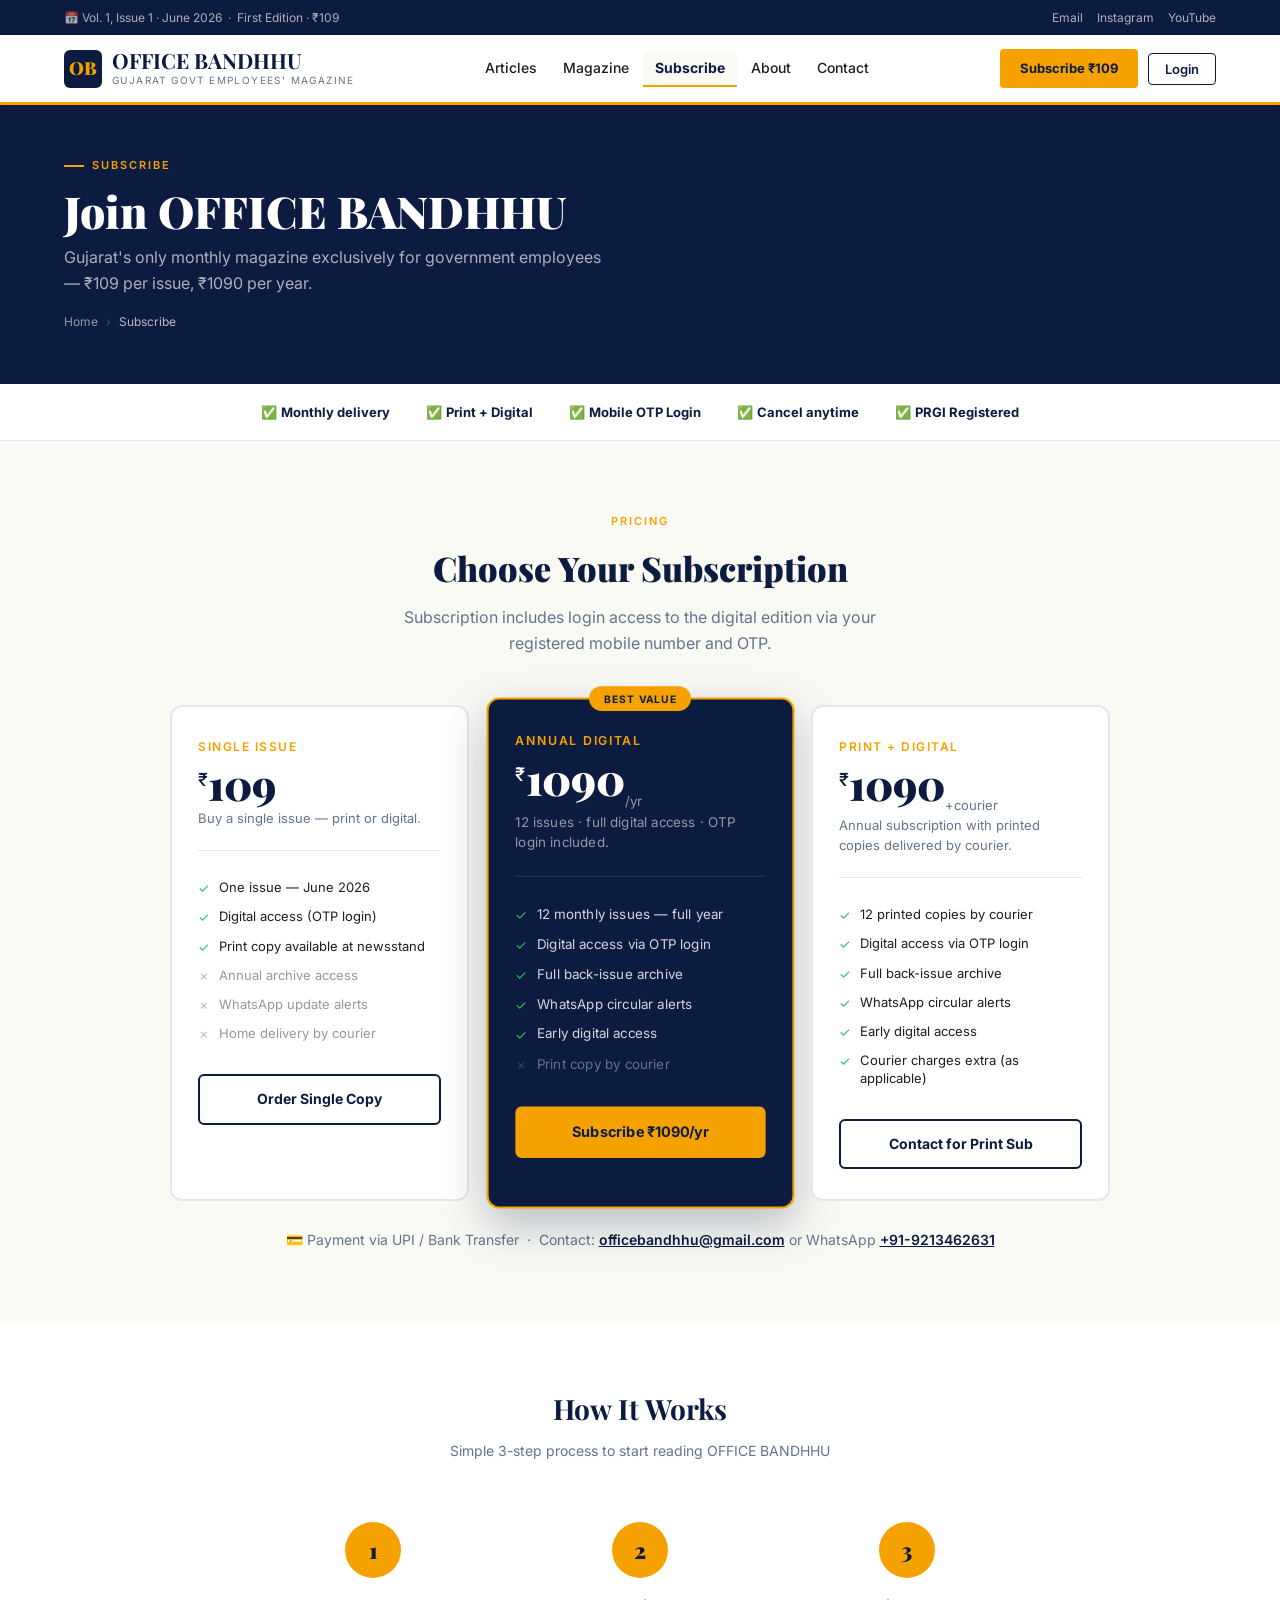
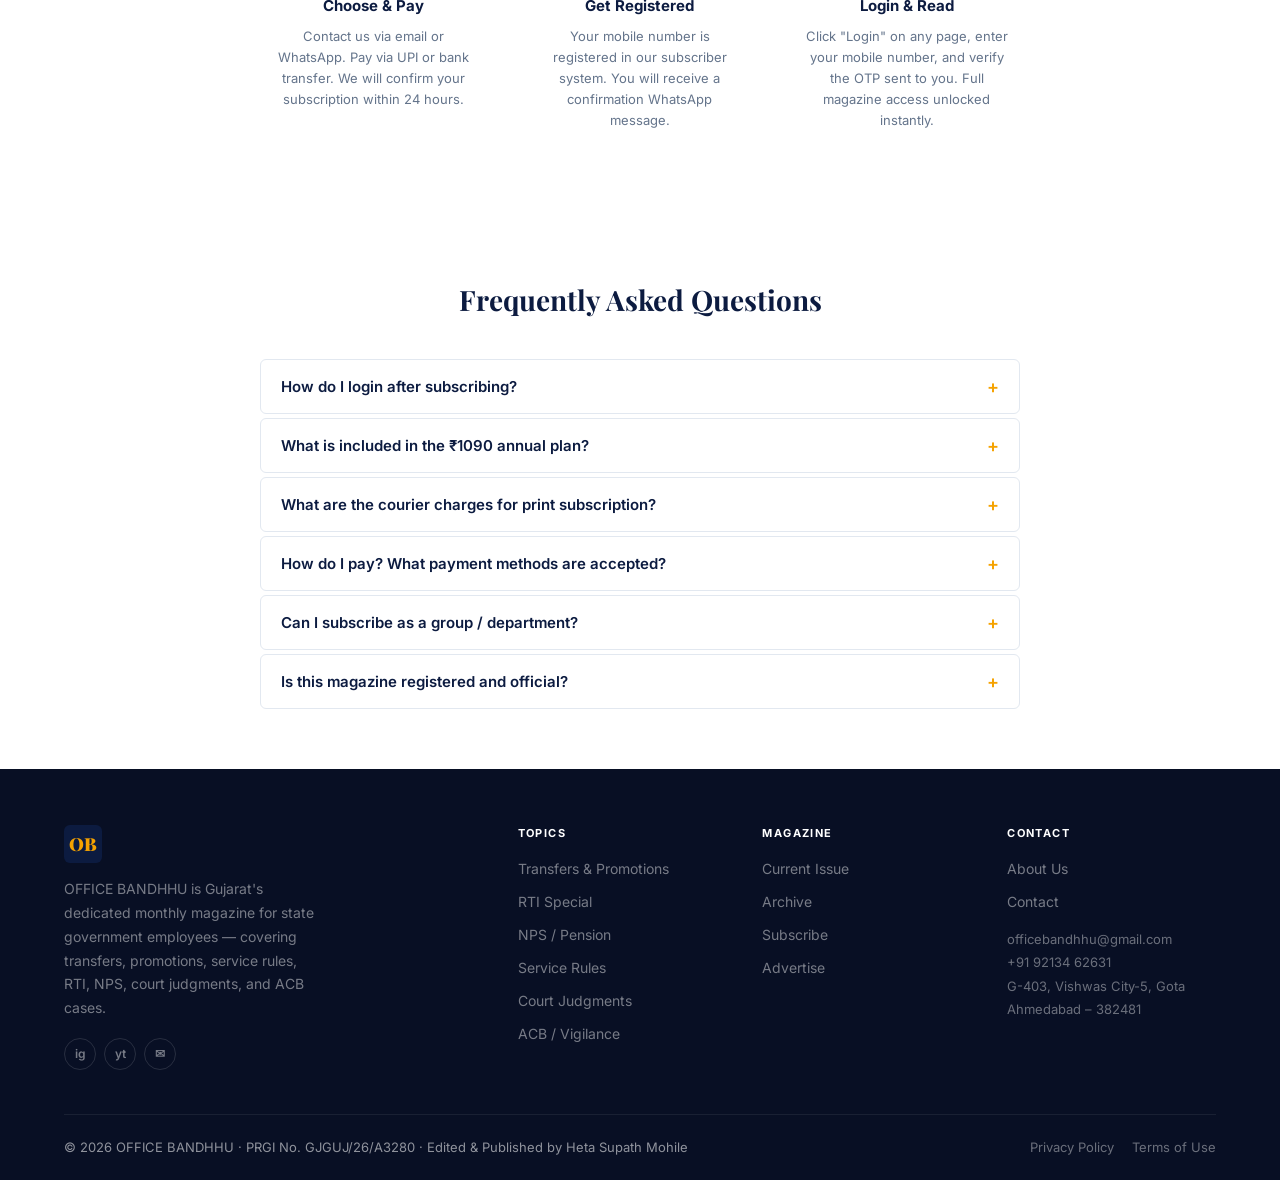
<file: subscribe.html>
<!DOCTYPE html>
<html lang="en">
<head>
<meta charset="UTF-8">
<meta name="viewport" content="width=device-width, initial-scale=1.0">
<title>Subscribe — OFFICE BANDHHU</title>
<link rel="preconnect" href="https://fonts.googleapis.com">
<link href="https://fonts.googleapis.com/css2?family=Playfair+Display:ital,wght@0,400;0,700;0,900;1,400&family=Inter:wght@300;400;500;600;700&display=swap" rel="stylesheet">
<link rel="stylesheet" href="styles.css">
</head>
<body>

<div class="util">
  <div class="wrap">
    <span>📅 Vol. 1, Issue 1 · June 2026 &nbsp;·&nbsp; First Edition · ₹109</span>
    <div class="util-social">
      <a href="mailto:officebandhhu@gmail.com">Email</a>
      <a href="https://www.instagram.com/officebandhhu" target="_blank">Instagram</a>
      <a href="https://www.youtube.com/@officebandhhu" target="_blank">YouTube</a>
    </div>
  </div>
</div>

<nav class="navbar">
  <div class="wrap">
    <div class="nav-wrap">
      <a href="index.html" class="logo">
        <div class="logo-sq">OB</div>
        <div class="logo-text"><span class="brand">OFFICE BANDHHU</span><span class="tagline">Gujarat Govt Employees' Magazine</span></div>
      </a>
      <ul class="nav-links">
        <li><a href="articles.html">Articles</a></li>
        <li><a href="magazine.html">Magazine</a></li>
        <li><a href="subscribe.html" class="active">Subscribe</a></li>
        <li><a href="about.html">About</a></li>
        <li><a href="contact.html">Contact</a></li>
      </ul>
      <div class="nav-actions">
        <span id="userBadge" class="user-badge" style="display:none"></span>
        <a href="subscribe.html" class="btn-sub-nav">Subscribe ₹109</a>
        <button id="loginBtn" class="btn-login-outline" onclick="openLoginModal()">Login</button>
        <button id="logoutBtn" class="btn-logout" style="display:none" onclick="logout()">Logout</button>
        <button class="hamburger" onclick="toggleMenu()" aria-label="Menu"><span></span><span></span><span></span></button>
      </div>
    </div>
  </div>
  <div class="mobile-menu" id="mobileMenu">
    <a href="articles.html">Articles</a><a href="magazine.html">Magazine</a>
    <a href="subscribe.html" class="active">Subscribe</a><a href="about.html">About</a><a href="contact.html">Contact</a>
    <a href="#" onclick="openLoginModal();return false;" style="color:var(--saffron);font-weight:700">Login / My Account</a>
  </div>
</nav>

<!-- PAGE BANNER -->
<div class="page-banner">
  <div class="wrap">
    <div class="eyebrow">Subscribe</div>
    <h1>Join OFFICE BANDHHU</h1>
    <p>Gujarat's only monthly magazine exclusively for government employees — ₹109 per issue, ₹1090 per year.</p>
    <div class="breadcrumb"><a href="index.html">Home</a><span>›</span><span style="color:rgba(255,255,255,.7)">Subscribe</span></div>
  </div>
</div>

<!-- TRUST STRIP -->
<div style="background:var(--white);border-bottom:1px solid var(--border);padding:18px 0">
  <div class="wrap" style="display:flex;justify-content:center;gap:36px;flex-wrap:wrap;text-align:center">
    <div style="font-size:13px;color:var(--slate)">✅ <strong style="color:var(--navy)">Monthly delivery</strong></div>
    <div style="font-size:13px;color:var(--slate)">✅ <strong style="color:var(--navy)">Print + Digital</strong></div>
    <div style="font-size:13px;color:var(--slate)">✅ <strong style="color:var(--navy)">Mobile OTP Login</strong></div>
    <div style="font-size:13px;color:var(--slate)">✅ <strong style="color:var(--navy)">Cancel anytime</strong></div>
    <div style="font-size:13px;color:var(--slate)">✅ <strong style="color:var(--navy)">PRGI Registered</strong></div>
  </div>
</div>

<!-- PLANS -->
<section style="padding:72px 0;background:var(--ivory)">
  <div class="wrap">
    <div style="text-align:center;margin-bottom:48px">
      <div style="font-size:11px;font-weight:600;text-transform:uppercase;letter-spacing:2px;color:var(--saffron);margin-bottom:10px">Pricing</div>
      <h2 style="font-family:'Playfair Display',serif;font-size:34px;font-weight:900;color:var(--navy);margin-bottom:10px">Choose Your Subscription</h2>
      <p style="font-size:16px;color:var(--slate);max-width:480px;margin:0 auto">Subscription includes login access to the digital edition via your registered mobile number and OTP.</p>
    </div>
    <div class="plans-grid">

      <!-- SINGLE ISSUE -->
      <div class="plan">
        <div class="plan-name">Single Issue</div>
        <div class="plan-price"><sup>₹</sup>109</div>
        <div class="plan-desc">Buy a single issue — print or digital.</div>
        <div class="plan-divider"></div>
        <ul class="plan-features">
          <li><span class="chk">✓</span> One issue — June 2026</li>
          <li><span class="chk">✓</span> Digital access (OTP login)</li>
          <li><span class="chk">✓</span> Print copy available at newsstand</li>
          <li class="off"><span class="xmk">✗</span> Annual archive access</li>
          <li class="off"><span class="xmk">✗</span> WhatsApp update alerts</li>
          <li class="off"><span class="xmk">✗</span> Home delivery by courier</li>
        </ul>
        <a href="contact.html" class="btn-plan">Order Single Copy</a>
      </div>

      <!-- ANNUAL DIGITAL (FEATURED) -->
      <div class="plan featured">
        <div class="plan-badge">Best Value</div>
        <div class="plan-name">Annual Digital</div>
        <div class="plan-price"><sup>₹</sup>1090<sub>/yr</sub></div>
        <div class="plan-desc">12 issues · full digital access · OTP login included.</div>
        <div class="plan-divider"></div>
        <ul class="plan-features">
          <li><span class="chk">✓</span> 12 monthly issues — full year</li>
          <li><span class="chk">✓</span> Digital access via OTP login</li>
          <li><span class="chk">✓</span> Full back-issue archive</li>
          <li><span class="chk">✓</span> WhatsApp circular alerts</li>
          <li><span class="chk">✓</span> Early digital access</li>
          <li class="off"><span class="xmk">✗</span> Print copy by courier</li>
        </ul>
        <a href="contact.html" class="btn-plan">Subscribe ₹1090/yr</a>
      </div>

      <!-- PRINT + DIGITAL -->
      <div class="plan">
        <div class="plan-name">Print + Digital</div>
        <div class="plan-price"><sup>₹</sup>1090<sub>+courier</sub></div>
        <div class="plan-desc">Annual subscription with printed copies delivered by courier.</div>
        <div class="plan-divider"></div>
        <ul class="plan-features">
          <li><span class="chk">✓</span> 12 printed copies by courier</li>
          <li><span class="chk">✓</span> Digital access via OTP login</li>
          <li><span class="chk">✓</span> Full back-issue archive</li>
          <li><span class="chk">✓</span> WhatsApp circular alerts</li>
          <li><span class="chk">✓</span> Early digital access</li>
          <li><span class="chk">✓</span> Courier charges extra (as applicable)</li>
        </ul>
        <a href="contact.html" class="btn-plan">Contact for Print Sub</a>
      </div>

    </div>
    <div style="text-align:center;margin-top:28px;font-size:14px;color:var(--slate)">
      💳 Payment via UPI / Bank Transfer &nbsp;·&nbsp; Contact: <a href="mailto:officebandhhu@gmail.com" style="color:var(--navy);font-weight:600">officebandhhu@gmail.com</a> or WhatsApp <a href="tel:+919213462631" style="color:var(--navy);font-weight:600">+91-9213462631</a>
    </div>
  </div>
</section>

<!-- HOW SUBSCRIPTION WORKS -->
<section style="padding:64px 0;background:var(--white)">
  <div class="wrap" style="max-width:820px;margin:0 auto">
    <div style="text-align:center;margin-bottom:36px">
      <h2 style="font-family:'Playfair Display',serif;font-size:28px;font-weight:700;color:var(--navy);margin-bottom:8px">How It Works</h2>
      <p style="font-size:14px;color:var(--slate)">Simple 3-step process to start reading OFFICE BANDHHU</p>
    </div>
    <div style="display:grid;grid-template-columns:repeat(3,1fr);gap:28px">
      <div style="text-align:center;padding:24px 16px">
        <div style="width:56px;height:56px;background:var(--saffron);border-radius:50%;display:flex;align-items:center;justify-content:center;margin:0 auto 16px;font-family:'Playfair Display',serif;font-size:22px;font-weight:900;color:var(--navy)">1</div>
        <h4 style="font-weight:700;color:var(--navy);margin-bottom:8px;font-size:15px">Choose &amp; Pay</h4>
        <p style="font-size:13px;color:var(--slate);line-height:1.6">Contact us via email or WhatsApp. Pay via UPI or bank transfer. We will confirm your subscription within 24 hours.</p>
      </div>
      <div style="text-align:center;padding:24px 16px">
        <div style="width:56px;height:56px;background:var(--saffron);border-radius:50%;display:flex;align-items:center;justify-content:center;margin:0 auto 16px;font-family:'Playfair Display',serif;font-size:22px;font-weight:900;color:var(--navy)">2</div>
        <h4 style="font-weight:700;color:var(--navy);margin-bottom:8px;font-size:15px">Get Registered</h4>
        <p style="font-size:13px;color:var(--slate);line-height:1.6">Your mobile number is registered in our subscriber system. You will receive a confirmation WhatsApp message.</p>
      </div>
      <div style="text-align:center;padding:24px 16px">
        <div style="width:56px;height:56px;background:var(--saffron);border-radius:50%;display:flex;align-items:center;justify-content:center;margin:0 auto 16px;font-family:'Playfair Display',serif;font-size:22px;font-weight:900;color:var(--navy)">3</div>
        <h4 style="font-weight:700;color:var(--navy);margin-bottom:8px;font-size:15px">Login &amp; Read</h4>
        <p style="font-size:13px;color:var(--slate);line-height:1.6">Click "Login" on any page, enter your mobile number, and verify the OTP sent to you. Full magazine access unlocked instantly.</p>
      </div>
    </div>
  </div>
</section>

<!-- FAQ -->
<section class="faq-sec">
  <div class="wrap">
    <div style="text-align:center;margin-bottom:36px">
      <h2 style="font-family:'Playfair Display',serif;font-size:28px;font-weight:700;color:var(--navy);margin-bottom:8px">Frequently Asked Questions</h2>
    </div>
    <div class="faq-grid">
      <div class="faq-item"><button class="faq-q" onclick="toggleFaq(this)">How do I login after subscribing?<span class="faq-ico">+</span></button><div class="faq-a">After your subscription is confirmed, your mobile number is registered in our system. Go to any page on officebandhhu.com, click the "Login" button in the navigation, enter your 10-digit mobile number, and verify the OTP sent to you. You will then have full access to all issues.</div></div>
      <div class="faq-item"><button class="faq-q" onclick="toggleFaq(this)">What is included in the ₹1090 annual plan?<span class="faq-ico">+</span></button><div class="faq-a">The Annual Digital plan (₹1090/year) includes all 12 monthly issues for one full year, full digital access via OTP login, back-issue archive access, and WhatsApp alerts for important government circulars. Print copies by courier are available separately at courier cost.</div></div>
      <div class="faq-item"><button class="faq-q" onclick="toggleFaq(this)">What are the courier charges for print subscription?<span class="faq-ico">+</span></button><div class="faq-a">The magazine subscription fee is ₹1090/year. Courier charges for home delivery are charged separately and depend on your location in Gujarat or outside. Please contact us at officebandhhu@gmail.com or +91-9213462631 for exact courier rates to your address.</div></div>
      <div class="faq-item"><button class="faq-q" onclick="toggleFaq(this)">How do I pay? What payment methods are accepted?<span class="faq-ico">+</span></button><div class="faq-a">We accept payment via UPI (GPay, PhonePe, Paytm) and direct bank transfer (NEFT/IMPS). After payment, please share your transaction reference, name, and mobile number via WhatsApp to +91-9213462631 or email to officebandhhu@gmail.com.</div></div>
      <div class="faq-item"><button class="faq-q" onclick="toggleFaq(this)">Can I subscribe as a group / department?<span class="faq-ico">+</span></button><div class="faq-a">Yes! We offer group subscriptions for government departments, offices, and employee associations. Please contact us directly to discuss bulk subscription pricing and delivery arrangements for your department or taluka office.</div></div>
      <div class="faq-item"><button class="faq-q" onclick="toggleFaq(this)">Is this magazine registered and official?<span class="faq-ico">+</span></button><div class="faq-a">Yes. OFFICE BANDHHU is a registered publication with PRGI No. GJGUJ/26/A3280. It is edited and published by Smt. Heta Supath Mohile and printed at Capital Offset, 801/1 GIDC Sector-28, Gandhinagar-382028. First issue published 12 June 2026.</div></div>
    </div>
  </div>
</section>

<!-- FOOTER -->
<footer class="footer">
  <div class="wrap">
    <div class="footer-top">
      <div class="footer-brand">
        <div class="logo-sq" style="margin-bottom:14px;">OB</div>
        <p>OFFICE BANDHHU is Gujarat's dedicated monthly magazine for state government employees — covering transfers, promotions, service rules, RTI, NPS, court judgments, and ACB cases.</p>
        <div class="foot-social"><a href="https://www.instagram.com/officebandhhu" target="_blank" class="soc-btn">ig</a><a href="https://www.youtube.com/@officebandhhu" target="_blank" class="soc-btn">yt</a><a href="mailto:officebandhhu@gmail.com" class="soc-btn">✉</a></div>
      </div>
      <div class="foot-col"><h4>Topics</h4><ul class="foot-links"><li><a href="articles.html">Transfers &amp; Promotions</a></li><li><a href="articles.html">RTI Special</a></li><li><a href="articles.html">NPS / Pension</a></li><li><a href="articles.html">Service Rules</a></li><li><a href="articles.html">Court Judgments</a></li><li><a href="articles.html">ACB / Vigilance</a></li></ul></div>
      <div class="foot-col"><h4>Magazine</h4><ul class="foot-links"><li><a href="magazine.html">Current Issue</a></li><li><a href="magazine.html">Archive</a></li><li><a href="subscribe.html">Subscribe</a></li><li><a href="contact.html">Advertise</a></li></ul></div>
      <div class="foot-col"><h4>Contact</h4><ul class="foot-links"><li><a href="about.html">About Us</a></li><li><a href="contact.html">Contact</a></li></ul><div style="margin-top:14px;font-size:13px;color:rgba(255,255,255,.4);line-height:1.8">officebandhhu@gmail.com<br>+91 92134 62631<br>G-403, Vishwas City-5, Gota<br>Ahmedabad – 382481</div></div>
    </div>
    <div class="footer-bottom">
      <span>© 2026 OFFICE BANDHHU · PRGI No. GJGUJ/26/A3280 · Edited &amp; Published by Heta Supath Mohile</span>
      <div class="foot-legal"><a href="#">Privacy Policy</a><a href="#">Terms of Use</a></div>
    </div>
  </div>
</footer>

<!-- LOGIN MODAL -->
<div class="login-overlay" id="loginModal">
  <div class="login-box">
    <button class="lb-close" onclick="closeLogin()">✕</button>
    <div class="lb-logo">
      <div class="logo-sq" style="margin:0 auto 10px;width:42px;height:42px;font-size:16px">OB</div>
      <div class="lb-brand">OFFICE BANDHHU</div>
      <div class="lb-tagline">Subscriber Access</div>
    </div>
    <div id="loginStep1">
      <p class="lb-desc">Enter your registered mobile number to receive a one-time password</p>
      <div class="mobile-input-row">
        <span class="mob-prefix">🇮🇳 +91</span>
        <input type="tel" id="mobileInput" class="mob-field" placeholder="10-digit mobile" maxlength="10" inputmode="numeric">
      </div>
      <div id="mobileErr" class="field-err"></div>
      <button class="btn-primary lb-btn" onclick="sendOTP()">Send OTP →</button>
      <div class="lb-divider"></div>
      <p class="lb-note">Not yet subscribed? <a href="subscribe.html">Subscribe here</a> for ₹1090/yr.</p>
    </div>
    <div id="loginStep2" style="display:none">
      <p class="lb-desc">OTP sent to +91 <strong id="mobileDisp"></strong></p>
      <div class="demo-otp-notice" id="otpDemoMsg"></div>
      <input type="tel" id="otpInput" class="otp-field" placeholder="000000" maxlength="6" inputmode="numeric">
      <div id="otpErr" class="field-err"></div>
      <button class="btn-primary lb-btn" onclick="verifyOTP()">Verify &amp; Login →</button>
      <div class="lb-links">
        <a onclick="resendOTP()">↻ Resend OTP</a>
        <span style="color:var(--border)">|</span>
        <a onclick="changeNumber()">← Change Number</a>
      </div>
    </div>
  </div>
</div>

<script src="main.js"></script>
</body>
</html>
</file>
<file: styles.css>
/* ================================================================
   OFFICE BANDHU — Shared Stylesheet · officebandhhu.com
   ================================================================ */
:root{
  --navy:#0C1B40; --navy-lt:#1a2d5e;
  --saffron:#F5A200; --saffron-dk:#d48e00;
  --ivory:#FAFAF5; --white:#FFFFFF;
  --charcoal:#1E1E1E; --slate:#64748B;
  --border:#E2E8F0; --success:#22C55E; --page-bg:#080F24;
}
*,*::before,*::after{margin:0;padding:0;box-sizing:border-box}
html{scroll-behavior:smooth}
body{font-family:'Inter',sans-serif;background:var(--ivory);color:var(--charcoal);line-height:1.6;font-size:15px}
.wrap{max-width:1200px;margin:0 auto;padding:0 24px}

/* ── UTILITY BAR ─────────────────────────────────── */
.util{background:var(--navy);padding:8px 0;font-size:12px;color:rgba(255,255,255,.65)}
.util .wrap{display:flex;justify-content:space-between;align-items:center;gap:12px}
.util a{color:rgba(255,255,255,.65);text-decoration:none;transition:color .2s}
.util a:hover,.util a:focus{color:var(--saffron)}
.util-social{display:flex;gap:14px}

/* ── NAVIGATION ──────────────────────────────────── */
.navbar{background:var(--white);border-bottom:3px solid var(--saffron);position:sticky;top:0;z-index:900;box-shadow:0 2px 16px rgba(0,0,0,.07)}
.nav-wrap{display:flex;align-items:center;justify-content:space-between;padding:14px 0;gap:20px}
.logo{display:flex;align-items:center;gap:10px;text-decoration:none}
.logo-sq{width:38px;height:38px;background:var(--navy);border-radius:6px;display:flex;align-items:center;justify-content:center;color:var(--saffron);font-family:'Playfair Display',serif;font-weight:900;font-size:18px;flex-shrink:0}
.logo-text .brand{display:block;font-family:'Playfair Display',serif;font-size:21px;font-weight:700;color:var(--navy);line-height:1.1}
.logo-text .tagline{display:block;font-size:10px;color:var(--slate);text-transform:uppercase;letter-spacing:1.4px}
.nav-links{display:flex;list-style:none;gap:2px}
.nav-links a{text-decoration:none;color:var(--charcoal);font-size:14px;font-weight:500;padding:6px 12px;border-radius:4px;transition:all .2s;display:block}
.nav-links a:hover{background:var(--ivory);color:var(--navy)}
.nav-links a.active{color:var(--navy);font-weight:700;background:var(--ivory);border-bottom:2px solid var(--saffron);border-radius:4px 4px 0 0}
.nav-actions{display:flex;align-items:center;gap:10px}
.btn-search{background:none;border:1px solid var(--border);border-radius:20px;padding:7px 14px;font-size:13px;cursor:pointer;color:var(--slate);display:flex;align-items:center;gap:6px;transition:all .2s;font-family:'Inter',sans-serif}
.btn-search:hover{border-color:var(--navy);color:var(--navy)}
.btn-sub-nav{background:var(--saffron);color:var(--navy);border:none;border-radius:4px;padding:9px 20px;font-size:13px;font-weight:700;cursor:pointer;text-decoration:none;transition:background .2s;white-space:nowrap;display:inline-block}
.btn-sub-nav:hover{background:var(--saffron-dk)}
.hamburger{display:none;flex-direction:column;gap:5px;cursor:pointer;padding:4px;background:none;border:none}
.hamburger span{display:block;width:22px;height:2px;background:var(--charcoal);border-radius:1px;transition:all .3s}
.mobile-menu{display:none;background:var(--white);border-top:1px solid var(--border);padding:16px 24px}
.mobile-menu.open{display:block}
.mobile-menu a{display:block;padding:10px 0;color:var(--charcoal);text-decoration:none;font-size:15px;border-bottom:1px solid var(--border)}
.mobile-menu a.active{color:var(--navy);font-weight:700}

/* ── BUTTONS ─────────────────────────────────────── */
.btn-primary{background:var(--saffron);color:var(--navy);border:none;border-radius:4px;padding:12px 26px;font-size:14px;font-weight:700;cursor:pointer;text-decoration:none;transition:background .2s;display:inline-block}
.btn-primary:hover{background:var(--saffron-dk)}
.btn-outline{background:transparent;color:var(--white);border:1.5px solid rgba(255,255,255,.35);border-radius:4px;padding:12px 26px;font-size:14px;font-weight:600;cursor:pointer;text-decoration:none;transition:all .2s;display:inline-block}
.btn-outline:hover{border-color:var(--white)}
.btn-outline-dark{background:transparent;color:var(--navy);border:1.5px solid var(--navy);border-radius:4px;padding:10px 22px;font-size:14px;font-weight:600;cursor:pointer;text-decoration:none;transition:all .2s;display:inline-block}
.btn-outline-dark:hover{background:var(--navy);color:var(--white)}

/* ── SECTION HEADERS ─────────────────────────────── */
.sec-header{display:flex;justify-content:space-between;align-items:flex-end;margin-bottom:28px}
.sec-label{display:flex;align-items:center;gap:12px}
.sec-label::before{content:'';width:4px;height:30px;background:var(--saffron);border-radius:2px;flex-shrink:0}
.sec-label h2{font-family:'Playfair Display',serif;font-size:26px;font-weight:700;color:var(--navy)}
.sec-label p{font-size:13px;color:var(--slate);margin-top:2px}
.sec-label.inv::before{background:var(--saffron)}
.sec-label.inv h2{color:var(--white)}
.sec-label.inv p{color:rgba(255,255,255,.45)}
.btn-all{font-size:13px;font-weight:600;color:var(--navy);text-decoration:none;border-bottom:2px solid var(--saffron);padding-bottom:2px;transition:color .2s;white-space:nowrap}
.btn-all:hover{color:var(--saffron-dk)}
.btn-all.inv{color:var(--saffron)}

/* ── PAGE BANNER (inner pages) ───────────────────── */
.page-banner{background:var(--navy);padding:52px 0}
.page-banner .eyebrow{font-size:11px;font-weight:600;text-transform:uppercase;letter-spacing:2px;color:var(--saffron);margin-bottom:12px;display:flex;align-items:center;gap:8px}
.page-banner .eyebrow::before{content:'';width:20px;height:2px;background:var(--saffron)}
.page-banner h1{font-family:'Playfair Display',serif;font-size:44px;font-weight:900;color:var(--white);line-height:1.1;margin-bottom:10px}
.page-banner p{font-size:16px;color:rgba(255,255,255,.65);max-width:540px}
.breadcrumb{display:flex;align-items:center;gap:8px;font-size:12px;color:rgba(255,255,255,.4);margin-top:16px}
.breadcrumb a{color:rgba(255,255,255,.55);text-decoration:none;transition:color .2s}
.breadcrumb a:hover{color:var(--saffron)}
.breadcrumb span{color:rgba(255,255,255,.25)}

/* ── HOME HERO ───────────────────────────────────── */
.hero{background:var(--navy);overflow:hidden}
.hero-grid{display:grid;grid-template-columns:1fr 360px;min-height:500px}
.hero-content{padding:60px 48px 60px 0;display:flex;flex-direction:column;justify-content:center}
.hero-eyebrow{display:inline-flex;align-items:center;gap:8px;font-size:11px;font-weight:600;text-transform:uppercase;letter-spacing:2px;color:var(--saffron);margin-bottom:18px}
.hero-eyebrow::before{content:'';width:24px;height:2px;background:var(--saffron)}
.hero h1{font-family:'Playfair Display',serif;font-size:50px;font-weight:900;color:var(--white);line-height:1.1;margin-bottom:18px}
.hero h1 em{color:var(--saffron);font-style:italic}
.hero-desc{font-size:15px;color:rgba(255,255,255,.72);max-width:460px;margin-bottom:30px;line-height:1.7}
.hero-cta{display:flex;gap:12px;margin-bottom:28px;flex-wrap:wrap}
.hero-meta{display:flex;align-items:center;gap:14px;font-size:13px;color:rgba(255,255,255,.45);flex-wrap:wrap}
.hero-meta .dot{width:3px;height:3px;border-radius:50%;background:rgba(255,255,255,.25)}
.avatar{width:30px;height:30px;border-radius:50%;background:var(--saffron);display:inline-flex;align-items:center;justify-content:center;font-size:11px;font-weight:700;color:var(--navy)}
.hero-cover-panel{background:linear-gradient(150deg,#1a2d5e,#0c1b40);display:flex;align-items:center;justify-content:center}
.mag-cover{width:195px;background:var(--white);border-radius:3px;box-shadow:18px 18px 48px rgba(0,0,0,.5);transform:rotate(-3deg);overflow:hidden}
.mc-top{background:var(--saffron);padding:10px 12px 7px}
.mc-top .mc-brand{font-family:'Playfair Display',serif;font-size:16px;font-weight:900;color:var(--navy)}
.mc-top .mc-issue{font-size:8px;color:var(--navy);opacity:.7;text-transform:uppercase;letter-spacing:.5px;margin-top:1px}
.mc-body{padding:12px}
.mc-feature{font-family:'Playfair Display',serif;font-size:11px;font-weight:700;color:var(--navy);line-height:1.3;margin-bottom:8px}
.mc-list{border-top:1px solid var(--border);padding-top:7px}
.mc-list p{font-size:8px;color:var(--slate);padding:2px 0;border-bottom:1px dotted var(--border)}
.mc-footer{background:var(--navy);padding:6px 12px;font-size:8px;color:rgba(255,255,255,.5);text-align:center}

/* ── ARTICLE CARDS ───────────────────────────────── */
.card{background:var(--white);border-radius:8px;overflow:hidden;box-shadow:0 1px 8px rgba(0,0,0,.055);transition:transform .2s,box-shadow .2s;cursor:pointer;text-decoration:none;color:inherit;display:block}
.card:hover{transform:translateY(-2px);box-shadow:0 8px 24px rgba(0,0,0,.09)}
.card-img{background:linear-gradient(135deg,#0c1b40,#2d4a8f);position:relative}
.card-img-h190{height:190px}
.card-img-h115{height:115px}
.card-img-h160{height:160px}
.cat-badge{position:absolute;bottom:10px;left:10px;background:var(--saffron);color:var(--navy);font-size:9px;font-weight:700;text-transform:uppercase;letter-spacing:1px;padding:3px 7px;border-radius:2px}
.card-body{padding:18px}
.card-body h3{font-family:'Playfair Display',serif;font-size:19px;font-weight:700;color:var(--navy);line-height:1.3;margin-bottom:9px}
.card-body.sm h3{font-size:15px}
.card-body p{font-size:13px;color:var(--slate);line-height:1.6;margin-bottom:14px}
.art-meta{display:flex;align-items:center;gap:10px;font-size:12px;color:var(--slate)}
.art-meta .dot{width:3px;height:3px;border-radius:50%;background:var(--border)}
.picks-grid{display:grid;grid-template-columns:2fr 1fr;gap:22px}
.side-picks{display:flex;flex-direction:column;gap:16px}

/* ── CATEGORY TABS ───────────────────────────────── */
.tabs{display:flex;gap:4px;margin-bottom:28px;border-bottom:2px solid var(--border);overflow-x:auto}
.tab-btn{background:none;border:none;padding:9px 18px;font-size:14px;font-weight:500;color:var(--slate);cursor:pointer;border-bottom:3px solid transparent;margin-bottom:-2px;transition:all .2s;white-space:nowrap;font-family:'Inter',sans-serif}
.tab-btn.active{color:var(--navy);font-weight:600;border-bottom-color:var(--saffron)}
.tab-btn:hover:not(.active){color:var(--navy)}
.tab-pane{display:none}
.tab-pane.active{display:block}
.arts-grid{display:grid;grid-template-columns:repeat(3,1fr);gap:20px}
.art-card{background:var(--white);border:1px solid var(--border);border-radius:8px;overflow:hidden;transition:transform .2s,box-shadow .2s;cursor:pointer;text-decoration:none;color:inherit;display:block}
.art-card:hover{transform:translateY(-2px);box-shadow:0 8px 24px rgba(0,0,0,.08)}
.art-img{height:148px;background:linear-gradient(135deg,#1a3a6e,#0c1b40);position:relative}
.art-img.v2{background:linear-gradient(135deg,#1a5e3a,#0c401b)}
.art-img.v3{background:linear-gradient(135deg,#5e1a1a,#401b0c)}
.art-img.v4{background:linear-gradient(135deg,#3a1a5e,#1b0c40)}
.art-img.v5{background:linear-gradient(135deg,#5e4a1a,#403010)}
.art-img.v6{background:linear-gradient(135deg,#1a4e5e,#0c3040)}
.art-body{padding:14px}
.art-body h4{font-family:'Playfair Display',serif;font-size:15px;font-weight:700;color:var(--navy);line-height:1.4;margin-bottom:6px}
.art-body p{font-size:13px;color:var(--slate);line-height:1.5;margin-bottom:10px}

/* ── PAGINATION ──────────────────────────────────── */
.pagination{display:flex;justify-content:center;align-items:center;gap:6px;margin-top:40px}
.pg-btn{width:36px;height:36px;display:flex;align-items:center;justify-content:center;border-radius:4px;border:1px solid var(--border);background:var(--white);color:var(--charcoal);font-size:14px;cursor:pointer;text-decoration:none;transition:all .2s}
.pg-btn.active{background:var(--navy);color:var(--white);border-color:var(--navy)}
.pg-btn:hover:not(.active){background:var(--ivory);border-color:var(--navy);color:var(--navy)}
.pg-dots{color:var(--slate);padding:0 4px}

/* ── MAGAZINE ARCHIVE ────────────────────────────── */
.archive-sec{padding:60px 0;background:var(--navy)}
.issues-grid{display:grid;grid-template-columns:repeat(5,1fr);gap:18px}
.issue-card{cursor:pointer;transition:transform .2s}
.issue-card:hover{transform:translateY(-4px)}
.issue-cover{background:var(--white);border-radius:3px;overflow:hidden;box-shadow:4px 4px 18px rgba(0,0,0,.4);margin-bottom:9px;position:relative}
.ic-top{background:var(--saffron);padding:9px 10px 6px}
.ic-top .ic-brand{font-family:'Playfair Display',serif;font-size:12px;font-weight:900;color:var(--navy)}
.ic-top .ic-mo{font-size:7px;color:var(--navy);opacity:.7;text-transform:uppercase;letter-spacing:.5px}
.ic-body{padding:9px 10px}
.ic-body .ic-title{font-family:'Playfair Display',serif;font-size:9px;font-weight:700;color:var(--navy);line-height:1.3;margin-bottom:5px}
.ic-body .ic-stripe{height:2px;background:var(--saffron);margin-bottom:5px}
.ic-body .ic-desc{font-size:7px;color:var(--slate);line-height:1.4}
.ic-foot{background:var(--navy);padding:4px 10px;font-size:7px;color:rgba(255,255,255,.4);text-align:center}
.ic-latest{position:absolute;top:6px;right:6px;background:var(--saffron);color:var(--navy);font-size:7px;font-weight:700;text-transform:uppercase;letter-spacing:.5px;padding:2px 5px;border-radius:2px}
.issue-label{text-align:center}
.issue-label .il-name{font-size:12px;font-weight:600;color:var(--white);margin-bottom:2px}
.issue-label .il-vol{font-size:11px;color:rgba(255,255,255,.35)}

/* ── MAGAZINE VIEWER MODAL ───────────────────────── */
.modal-bg{display:none;position:fixed;inset:0;background:rgba(0,0,0,.82);z-index:1100;align-items:center;justify-content:center;padding:20px}
.modal-bg.open{display:flex}
.mag-viewer{background:var(--white);border-radius:8px;width:100%;max-width:860px;max-height:92vh;display:flex;flex-direction:column;overflow:hidden;box-shadow:0 40px 80px rgba(0,0,0,.5)}
.vw-header{background:var(--navy);padding:12px 18px;display:flex;align-items:center;justify-content:space-between;flex-shrink:0}
.vw-title{color:var(--white);font-size:14px;font-weight:600;display:flex;align-items:center;gap:8px}
.vw-title span{color:var(--saffron)}
.vw-close{background:rgba(255,255,255,.1);border:none;color:var(--white);width:28px;height:28px;border-radius:50%;cursor:pointer;display:flex;align-items:center;justify-content:center;font-size:15px;transition:background .2s}
.vw-close:hover{background:rgba(255,255,255,.2)}
.vw-toolbar{background:#F8F9FA;padding:9px 18px;display:flex;align-items:center;justify-content:space-between;border-bottom:1px solid var(--border);flex-shrink:0;gap:12px}
.vw-nav{display:flex;align-items:center;gap:10px}
.btn-pg{background:var(--navy);color:var(--white);border:none;border-radius:4px;padding:5px 13px;font-size:13px;cursor:pointer;transition:background .2s;font-family:'Inter',sans-serif}
.btn-pg:hover{background:var(--navy-lt)}
.btn-pg:disabled{background:var(--border);color:var(--slate);cursor:default}
.pg-ind{font-size:13px;color:var(--slate)}
.vw-badge{background:#FEF3C7;color:#92400E;font-size:11px;font-weight:600;padding:4px 10px;border-radius:4px;white-space:nowrap}
.vw-body{flex:1;overflow-y:auto;padding:36px}
.mag-pg{display:none;max-width:620px;margin:0 auto}
.mag-pg.active{display:block}
.pg-cover{border:1px solid var(--border);border-radius:3px;overflow:hidden}
.pgc-header{background:var(--saffron);padding:18px 22px;display:flex;justify-content:space-between;align-items:flex-start}
.pgc-header .pgc-brand{font-family:'Playfair Display',serif;font-size:32px;font-weight:900;color:var(--navy)}
.pgc-header .pgc-detail{text-align:right;font-size:10px;color:var(--navy);opacity:.7;text-transform:uppercase;letter-spacing:.8px;line-height:1.7}
.pgc-hero{background:linear-gradient(160deg,#0c1b40,#1a3a8f);height:260px;display:flex;align-items:center;justify-content:center;padding:28px;text-align:center}
.pgc-hero .pgc-vol{font-size:10px;color:var(--saffron);text-transform:uppercase;letter-spacing:2px;margin-bottom:10px}
.pgc-hero h2{font-family:'Playfair Display',serif;font-size:26px;font-weight:900;color:var(--white);line-height:1.2;margin-bottom:10px}
.pgc-hero p{font-size:13px;color:rgba(255,255,255,.65)}
.pgc-toc{background:var(--white);padding:18px 22px;display:grid;grid-template-columns:1fr 1fr;gap:12px}
.toc-item{display:flex;gap:9px;align-items:flex-start}
.toc-num{font-family:'Playfair Display',serif;font-size:22px;font-weight:900;color:var(--saffron);line-height:1;flex-shrink:0}
.toc-text h5{font-size:12px;font-weight:700;color:var(--navy);margin-bottom:1px}
.toc-text p{font-size:11px;color:var(--slate)}
.pgc-footer{background:var(--navy);padding:10px 22px;display:flex;justify-content:space-between;font-size:9px;color:rgba(255,255,255,.45)}
.art-page h3{font-family:'Playfair Display',serif;font-size:24px;font-weight:700;color:var(--navy);line-height:1.3;margin-bottom:7px}
.art-byline{font-size:13px;color:var(--slate);margin-bottom:18px;padding-bottom:14px;border-bottom:2px solid var(--saffron);display:flex;gap:10px;align-items:center;flex-wrap:wrap}
.art-page p{font-size:15px;color:#333;line-height:1.8;margin-bottom:14px}
.pullquote{border-left:4px solid var(--saffron);padding:14px 18px;background:var(--ivory);margin:22px 0;font-family:'Playfair Display',serif;font-size:17px;font-style:italic;color:var(--navy);line-height:1.5;border-radius:0 4px 4px 0}
.stats-box{background:var(--ivory);border-radius:6px;padding:18px;margin:18px 0}
.stats-box .sb-head{font-size:11px;font-weight:700;color:var(--navy);text-transform:uppercase;letter-spacing:1px;margin-bottom:12px}
.stats-grid-2{display:grid;grid-template-columns:1fr 1fr;gap:10px}
.stat-item .stat-num{font-family:'Playfair Display',serif;font-size:26px;font-weight:900;color:var(--saffron)}
.stat-item .stat-label{font-size:11px;color:var(--slate)}
.paywall-pg{text-align:center;padding:36px 22px}
.paywall-pg .lock-ico{font-size:44px;margin-bottom:14px}
.paywall-pg h3{font-family:'Playfair Display',serif;font-size:22px;font-weight:700;color:var(--navy);margin-bottom:7px}
.paywall-pg p{font-size:15px;color:var(--slate);max-width:360px;margin:0 auto 26px;line-height:1.6}
.pw-plans{display:flex;gap:14px;justify-content:center;margin-bottom:14px;flex-wrap:wrap}
.pw-plan{border:2px solid var(--border);border-radius:8px;padding:18px 22px;min-width:150px;cursor:pointer;transition:all .2s}
.pw-plan:hover,.pw-plan.sel{border-color:var(--saffron);background:#FFFBF0}
.pw-plan .pp-name{font-size:11px;font-weight:600;text-transform:uppercase;letter-spacing:1px;color:var(--slate);margin-bottom:3px}
.pw-plan .pp-price{font-family:'Playfair Display',serif;font-size:22px;font-weight:900;color:var(--navy)}
.pw-plan .pp-period{font-size:11px;color:var(--slate)}

/* ── SUBSCRIPTION PLANS ──────────────────────────── */
.plans-grid{display:grid;grid-template-columns:repeat(3,1fr);gap:22px;max-width:940px;margin:0 auto}
.plan{background:var(--white);border-radius:12px;padding:30px 26px;border:2px solid var(--border);position:relative;transition:all .2s}
.plan:hover{border-color:var(--saffron);transform:translateY(-2px);box-shadow:0 12px 36px rgba(0,0,0,.07)}
.plan.featured{border-color:var(--saffron);background:var(--navy);transform:scale(1.03);box-shadow:0 16px 44px rgba(12,27,64,.28)}
.plan.featured:hover{transform:scale(1.03) translateY(-2px)}
.plan-badge{position:absolute;top:-13px;left:50%;transform:translateX(-50%);background:var(--saffron);color:var(--navy);font-size:10px;font-weight:700;text-transform:uppercase;letter-spacing:1px;padding:4px 14px;border-radius:20px;white-space:nowrap}
.plan-name{font-size:12px;font-weight:600;text-transform:uppercase;letter-spacing:1.5px;color:var(--saffron);margin-bottom:7px}
.plan-price{font-family:'Playfair Display',serif;font-size:42px;font-weight:900;color:var(--navy);line-height:1;margin-bottom:4px}
.plan.featured .plan-price{color:var(--white)}
.plan-price sup{font-size:18px;font-family:'Inter',sans-serif;font-weight:500}
.plan-price sub{font-size:13px;font-family:'Inter',sans-serif;font-weight:400;color:var(--slate)}
.plan.featured .plan-price sub{color:rgba(255,255,255,.55)}
.plan-desc{font-size:13px;color:var(--slate);margin-bottom:22px;line-height:1.5}
.plan.featured .plan-desc{color:rgba(255,255,255,.55)}
.plan-divider{height:1px;background:var(--border);margin-bottom:22px}
.plan.featured .plan-divider{background:rgba(255,255,255,.13)}
.plan-features{list-style:none;margin-bottom:26px}
.plan-features li{display:flex;align-items:flex-start;gap:9px;font-size:13px;color:var(--charcoal);padding:5px 0;line-height:1.4}
.plan.featured .plan-features li{color:rgba(255,255,255,.82)}
.plan-features li.off{opacity:.45}
.chk{color:var(--success);font-size:13px;flex-shrink:0;margin-top:1px}
.xmk{color:var(--slate);font-size:13px;flex-shrink:0;margin-top:1px}
.btn-plan{width:100%;padding:12px;border-radius:6px;font-size:14px;font-weight:700;cursor:pointer;border:2px solid var(--navy);background:transparent;color:var(--navy);transition:all .2s;text-align:center;display:block;text-decoration:none;font-family:'Inter',sans-serif}
.btn-plan:hover{background:var(--navy);color:var(--white)}
.plan.featured .btn-plan{background:var(--saffron);border-color:var(--saffron);color:var(--navy)}
.plan.featured .btn-plan:hover{background:var(--saffron-dk);border-color:var(--saffron-dk)}

/* ── FAQ ─────────────────────────────────────────── */
.faq-sec{padding:60px 0;background:var(--white)}
.faq-grid{max-width:760px;margin:0 auto;display:flex;flex-direction:column;gap:4px}
.faq-item{border:1px solid var(--border);border-radius:6px;overflow:hidden}
.faq-q{width:100%;background:none;border:none;padding:16px 20px;display:flex;justify-content:space-between;align-items:center;cursor:pointer;font-size:15px;font-weight:600;color:var(--navy);text-align:left;font-family:'Inter',sans-serif;transition:background .2s}
.faq-q:hover{background:var(--ivory)}
.faq-q.open{background:var(--ivory)}
.faq-ico{font-size:18px;color:var(--saffron);transition:transform .3s;flex-shrink:0}
.faq-q.open .faq-ico{transform:rotate(45deg)}
.faq-a{display:none;padding:0 20px 16px;font-size:14px;color:var(--slate);line-height:1.7}
.faq-a.open{display:block}

/* ── NEWSLETTER ──────────────────────────────────── */
.nl-sec{padding:68px 0;background:var(--saffron)}
.nl-inner{display:flex;align-items:center;justify-content:space-between;gap:36px;flex-wrap:wrap}
.nl-text h2{font-family:'Playfair Display',serif;font-size:30px;font-weight:900;color:var(--navy);line-height:1.2;margin-bottom:8px}
.nl-text p{font-size:15px;color:rgba(12,27,64,.68);max-width:360px}
.nl-form{display:flex;gap:8px;flex-shrink:0}
.nl-input{padding:12px 16px;border:2px solid rgba(12,27,64,.18);border-radius:4px;font-size:14px;width:260px;background:rgba(255,255,255,.65);outline:none;transition:all .2s;font-family:'Inter',sans-serif}
.nl-input:focus{border-color:var(--navy);background:var(--white)}
.nl-input::placeholder{color:rgba(12,27,64,.38)}
.btn-nl{background:var(--navy);color:var(--white);border:none;border-radius:4px;padding:12px 22px;font-size:14px;font-weight:700;cursor:pointer;transition:background .2s;font-family:'Inter',sans-serif;white-space:nowrap}
.btn-nl:hover{background:var(--navy-lt)}

/* ── ABOUT PAGE ──────────────────────────────────── */
.mission-sec{padding:72px 0;background:var(--white)}
.mission-grid{display:grid;grid-template-columns:1fr 1fr;gap:60px;align-items:center}
.mission-text h2{font-family:'Playfair Display',serif;font-size:34px;font-weight:700;color:var(--navy);line-height:1.2;margin-bottom:18px}
.mission-text p{font-size:15px;color:var(--slate);line-height:1.8;margin-bottom:14px}
.mission-visual{background:var(--navy);border-radius:12px;padding:36px;display:grid;grid-template-columns:1fr 1fr;gap:20px}
.stat-block .sb-num{font-family:'Playfair Display',serif;font-size:38px;font-weight:900;color:var(--saffron);line-height:1}
.stat-block .sb-label{font-size:13px;color:rgba(255,255,255,.6);margin-top:4px}
.stat-block .sb-divider{width:24px;height:2px;background:var(--saffron);margin-top:8px;border-radius:1px}
.team-sec{padding:72px 0;background:var(--ivory)}
.team-grid{display:grid;grid-template-columns:repeat(4,1fr);gap:22px}
.team-card{background:var(--white);border-radius:10px;overflow:hidden;border:1px solid var(--border);transition:transform .2s,box-shadow .2s}
.team-card:hover{transform:translateY(-2px);box-shadow:0 8px 24px rgba(0,0,0,.08)}
.team-av{height:120px;display:flex;align-items:center;justify-content:center;font-family:'Playfair Display',serif;font-size:36px;font-weight:900;color:var(--navy)}
.team-info{padding:16px;border-top:1px solid var(--border)}
.team-info h4{font-weight:700;color:var(--navy);margin-bottom:2px;font-size:15px}
.team-info .role{font-size:12px;color:var(--saffron);font-weight:600;text-transform:uppercase;letter-spacing:.8px;margin-bottom:6px}
.team-info p{font-size:13px;color:var(--slate);line-height:1.5}
.values-sec{padding:72px 0;background:var(--navy)}
.values-grid{display:grid;grid-template-columns:repeat(3,1fr);gap:24px}
.val-card{padding:28px;border:1px solid rgba(255,255,255,.1);border-radius:8px;transition:border-color .2s}
.val-card:hover{border-color:var(--saffron)}
.val-ico{font-size:32px;margin-bottom:14px}
.val-card h4{font-family:'Playfair Display',serif;font-size:18px;font-weight:700;color:var(--white);margin-bottom:8px}
.val-card p{font-size:14px;color:rgba(255,255,255,.55);line-height:1.7}

/* ── CONTACT PAGE ────────────────────────────────── */
.contact-sec{padding:72px 0}
.contact-grid{display:grid;grid-template-columns:1fr 360px;gap:52px;align-items:start}
.contact-form{background:var(--white);border-radius:10px;padding:36px;border:1px solid var(--border)}
.contact-form h2{font-family:'Playfair Display',serif;font-size:26px;font-weight:700;color:var(--navy);margin-bottom:6px}
.contact-form .form-sub{font-size:14px;color:var(--slate);margin-bottom:26px}
.form-row{display:grid;grid-template-columns:1fr 1fr;gap:16px;margin-bottom:16px}
.form-group{margin-bottom:16px}
.form-group label{display:block;font-size:13px;font-weight:600;color:var(--navy);margin-bottom:6px}
.form-group input,.form-group select,.form-group textarea{width:100%;padding:11px 14px;border:1px solid var(--border);border-radius:4px;font-size:14px;font-family:'Inter',sans-serif;color:var(--charcoal);background:var(--white);outline:none;transition:border-color .2s}
.form-group input:focus,.form-group select:focus,.form-group textarea:focus{border-color:var(--navy);box-shadow:0 0 0 3px rgba(12,27,64,.07)}
.form-group textarea{resize:vertical;min-height:120px}
.btn-submit{background:var(--navy);color:var(--white);border:none;border-radius:4px;padding:13px 28px;font-size:14px;font-weight:700;cursor:pointer;transition:background .2s;font-family:'Inter',sans-serif;width:100%}
.btn-submit:hover{background:var(--navy-lt)}
.contact-info{display:flex;flex-direction:column;gap:16px}
.info-card{background:var(--white);border-radius:8px;padding:20px;border:1px solid var(--border);display:flex;gap:14px;align-items:flex-start}
.info-ico{width:40px;height:40px;background:var(--navy);border-radius:8px;display:flex;align-items:center;justify-content:center;font-size:18px;flex-shrink:0}
.info-card h4{font-weight:700;color:var(--navy);margin-bottom:3px;font-size:14px}
.info-card p,.info-card a{font-size:14px;color:var(--slate);text-decoration:none;line-height:1.6}
.info-card a:hover{color:var(--saffron)}
.contact-social{background:var(--navy);border-radius:8px;padding:20px}
.contact-social h4{font-weight:700;color:var(--white);margin-bottom:14px;font-size:14px}
.soc-row{display:flex;gap:8px;flex-wrap:wrap}
.soc-lnk{display:flex;align-items:center;gap:7px;background:rgba(255,255,255,.08);border-radius:4px;padding:7px 12px;text-decoration:none;color:rgba(255,255,255,.7);font-size:13px;transition:all .2s}
.soc-lnk:hover{background:rgba(245,162,0,.15);color:var(--saffron)}

/* ── FOOTER ──────────────────────────────────────── */
.footer{background:var(--page-bg);color:rgba(255,255,255,.55);padding:56px 0 22px}
.footer-top{display:grid;grid-template-columns:2fr 1fr 1fr 1fr;gap:36px;margin-bottom:44px}
.footer-brand p{font-size:14px;line-height:1.7;color:rgba(255,255,255,.45);margin:14px 0 18px;max-width:250px}
.foot-social{display:flex;gap:8px}
.soc-btn{width:32px;height:32px;border-radius:50%;border:1px solid rgba(255,255,255,.13);display:flex;align-items:center;justify-content:center;color:rgba(255,255,255,.45);text-decoration:none;font-size:12px;font-weight:600;transition:all .2s}
.soc-btn:hover{border-color:var(--saffron);color:var(--saffron)}
.foot-col h4{font-size:11px;font-weight:700;text-transform:uppercase;letter-spacing:1.4px;color:var(--white);margin-bottom:14px}
.foot-links{list-style:none;display:flex;flex-direction:column;gap:9px}
.foot-links a{color:rgba(255,255,255,.45);text-decoration:none;font-size:14px;transition:color .2s}
.foot-links a:hover{color:var(--saffron)}
.footer-bottom{border-top:1px solid rgba(255,255,255,.07);padding-top:22px;display:flex;justify-content:space-between;align-items:center;font-size:13px;flex-wrap:wrap;gap:12px}
.footer-bottom a{color:rgba(255,255,255,.4);text-decoration:none;transition:color .2s}
.footer-bottom a:hover{color:var(--saffron)}
.foot-legal{display:flex;gap:18px}

/* ── RESPONSIVE ──────────────────────────────────── */
@media(max-width:1024px){
  .issues-grid{grid-template-columns:repeat(3,1fr)}
  .footer-top{grid-template-columns:1fr 1fr;gap:28px}
  .team-grid{grid-template-columns:repeat(2,1fr)}
  .values-grid{grid-template-columns:1fr 1fr}
}
@media(max-width:768px){
  .nav-links,.btn-search{display:none}
  .hamburger{display:flex}
  .hero-grid{grid-template-columns:1fr}
  .hero-cover-panel{display:none}
  .hero-content{padding:44px 0}
  .hero h1{font-size:34px}
  .page-banner h1{font-size:32px}
  .picks-grid{grid-template-columns:1fr}
  .arts-grid{grid-template-columns:1fr 1fr}
  .issues-grid{grid-template-columns:repeat(2,1fr)}
  .plans-grid{grid-template-columns:1fr;max-width:360px}
  .plan.featured{transform:none}
  .plan.featured:hover{transform:translateY(-2px)}
  .nl-inner{flex-direction:column;text-align:center}
  .nl-form{flex-direction:column;width:100%}
  .nl-input{width:100%}
  .footer-top{grid-template-columns:1fr}
  .vw-body{padding:20px}
  .pgc-toc{grid-template-columns:1fr}
  .pw-plans{flex-direction:column;align-items:center}
  .mission-grid{grid-template-columns:1fr}
  .contact-grid{grid-template-columns:1fr}
  .form-row{grid-template-columns:1fr}
  .team-grid{grid-template-columns:1fr 1fr}
}
@media(max-width:480px){
  .arts-grid{grid-template-columns:1fr}
  .hero h1{font-size:28px}
  .issues-grid{grid-template-columns:repeat(2,1fr)}
  .team-grid{grid-template-columns:1fr}
  .values-grid{grid-template-columns:1fr}
}

/* ── LOGIN BUTTON / USER BADGE (navbar) ─────────────────────── */
.btn-login-outline{background:transparent;color:var(--navy);border:1.5px solid var(--navy);border-radius:4px;padding:7px 16px;font-size:13px;font-weight:700;cursor:pointer;transition:all .2s;font-family:'Inter',sans-serif;white-space:nowrap}
.btn-login-outline:hover{background:var(--navy);color:var(--white)}
.btn-logout{background:transparent;color:var(--slate);border:1px solid var(--border);border-radius:4px;padding:7px 14px;font-size:12px;font-weight:600;cursor:pointer;transition:all .2s;font-family:'Inter',sans-serif}
.btn-logout:hover{border-color:var(--navy);color:var(--navy)}
.user-badge{display:inline-flex;align-items:center;gap:6px;background:var(--ivory);border:1px solid var(--border);border-radius:20px;padding:5px 12px;font-size:12px;font-weight:600;color:var(--navy)}
.user-badge::before{content:'👤';font-size:12px}

/* ── LOGIN MODAL ─────────────────────────────────────────────── */
.login-overlay{display:none;position:fixed;inset:0;background:rgba(0,0,0,.75);z-index:1200;align-items:center;justify-content:center;padding:20px}
.login-overlay.open{display:flex}
.login-box{background:var(--white);border-radius:12px;width:100%;max-width:420px;overflow:hidden;box-shadow:0 32px 64px rgba(0,0,0,.35)}
.login-header{background:var(--navy);padding:18px 22px;display:flex;align-items:center;justify-content:space-between}
.login-header h3{color:var(--white);font-size:17px;font-weight:700;display:flex;align-items:center;gap:10px}
.login-close{background:rgba(255,255,255,.12);border:none;color:var(--white);width:28px;height:28px;border-radius:50%;cursor:pointer;font-size:14px;display:flex;align-items:center;justify-content:center;transition:background .2s}
.login-close:hover{background:rgba(255,255,255,.25)}
.login-body{padding:28px 26px}
.login-sub{font-size:14px;color:var(--slate);margin-bottom:20px;line-height:1.5}
.form-lbl{display:block;font-size:13px;font-weight:600;color:var(--navy);margin-bottom:7px}
.mobile-input-row{display:flex;border:1.5px solid var(--border);border-radius:4px;overflow:hidden;transition:border-color .2s}
.mobile-input-row:focus-within{border-color:var(--navy)}
.mob-prefix{background:var(--ivory);padding:11px 12px;font-size:14px;font-weight:600;color:var(--navy);border-right:1px solid var(--border);white-space:nowrap}
.mobile-input-row input{flex:1;border:none;outline:none;padding:11px 14px;font-size:15px;font-family:'Inter',sans-serif;background:transparent}
.otp-field{width:100%;padding:12px 16px;border:1.5px solid var(--border);border-radius:4px;font-size:22px;font-family:'Inter',sans-serif;letter-spacing:8px;text-align:center;outline:none;transition:border-color .2s}
.otp-field:focus{border-color:var(--navy)}
.btn-login-primary{width:100%;padding:13px;background:var(--navy);color:var(--white);border:none;border-radius:6px;font-size:14px;font-weight:700;cursor:pointer;transition:background .2s;font-family:'Inter',sans-serif;margin-top:4px}
.btn-login-primary:hover{background:var(--navy-lt)}
.field-err{font-size:12px;color:#DC2626;margin-top:6px;display:none}
.login-footer-note{text-align:center;font-size:13px;color:var(--slate);margin-top:16px}
.login-footer-note a{color:var(--saffron);text-decoration:none;font-weight:600}
.demo-otp-notice{background:#FEF9C3;border:1px solid #EAB308;border-radius:6px;padding:10px 14px;font-size:12px;color:#713F12;margin-bottom:16px;line-height:1.6}
.otp-link-row{display:flex;justify-content:center;align-items:center;gap:10px;margin-top:14px}
.btn-text-link{background:none;border:none;color:var(--saffron);font-size:13px;font-weight:600;cursor:pointer;text-decoration:underline;font-family:'Inter',sans-serif;padding:0}
.btn-text-link:hover{color:var(--saffron-dk)}

/* ── MAGAZINE AUTH GATE ──────────────────────────────────────── */
.mag-auth-gate{display:flex;position:absolute;inset:0;background:rgba(12,27,64,.92);z-index:10;align-items:center;justify-content:center;border-radius:0;text-align:center;padding:32px}
.mag-gate-box{max-width:380px}
.mag-gate-ico{font-size:52px;margin-bottom:14px}
.mag-gate-box h3{font-family:'Playfair Display',serif;font-size:24px;font-weight:700;color:var(--white);margin-bottom:10px;line-height:1.2}
.mag-gate-box p{font-size:14px;color:rgba(255,255,255,.65);margin-bottom:24px;line-height:1.7}
.mag-gate-box .gate-note{font-size:12px;color:rgba(255,255,255,.45);margin-top:14px}
.mag-gate-box .gate-note a{color:var(--saffron);text-decoration:none}
.mag-section-wrap{position:relative}

/* ── GUJRATI TAGLINE ─────────────────────────────────────────── */
.logo-guj{display:block;font-size:9px;color:var(--saffron);letter-spacing:.3px;font-weight:500;margin-top:1px}

@media(max-width:768px){
  .btn-login-outline{padding:7px 12px;font-size:12px}
  .user-badge{font-size:11px;padding:4px 10px}
}

/* ── LOGIN MODAL ─────────────────────────────────────────────── */
.login-overlay{display:none;position:fixed;inset:0;background:rgba(0,0,0,.78);z-index:2000;align-items:center;justify-content:center;padding:20px}
.login-overlay.open{display:flex}
.login-box{background:var(--white);border-radius:10px;padding:36px 32px;width:100%;max-width:380px;position:relative;box-shadow:0 24px 64px rgba(0,0,0,.4)}
.lb-close{position:absolute;top:12px;right:14px;background:var(--ivory);border:1px solid var(--border);width:30px;height:30px;border-radius:50%;cursor:pointer;font-size:14px;display:flex;align-items:center;justify-content:center;color:var(--slate);line-height:1}
.lb-close:hover{background:var(--border)}
.lb-logo{text-align:center;margin-bottom:22px}
.lb-brand{font-family:'Playfair Display',serif;font-size:17px;font-weight:900;color:var(--navy);letter-spacing:.5px;margin-bottom:2px}
.lb-tagline{font-size:11px;color:var(--slate);text-transform:uppercase;letter-spacing:1.2px}
.lb-desc{font-size:14px;color:var(--slate);margin-bottom:16px;line-height:1.6;text-align:center}
.mobile-input-row{display:flex;border:1.5px solid var(--border);border-radius:4px;overflow:hidden;margin-bottom:6px;transition:border-color .2s}
.mobile-input-row:focus-within{border-color:var(--navy)}
.mob-prefix{background:var(--ivory);padding:0 12px;font-size:14px;font-weight:600;color:var(--navy);display:flex;align-items:center;border-right:1px solid var(--border);white-space:nowrap}
.mob-field{flex:1;padding:11px 14px;border:none;outline:none;font-size:15px;font-family:'Inter',sans-serif;color:var(--charcoal)}
.otp-field{width:100%;padding:12px 14px;border:1.5px solid var(--border);border-radius:4px;font-size:22px;letter-spacing:8px;text-align:center;outline:none;margin-bottom:6px;font-family:monospace;color:var(--navy)}
.otp-field:focus{border-color:var(--navy)}
.lb-btn{width:100%;margin-top:6px;padding:13px;font-size:14px}
.field-err{font-size:12px;color:#DC2626;min-height:16px;margin-bottom:4px}
.demo-otp-notice{background:#FEF9C3;border:1px solid #FBBF24;border-radius:4px;padding:10px 14px;font-size:13px;color:#78350F;margin-bottom:12px;text-align:center;line-height:1.5}
.lb-links{display:flex;gap:10px;justify-content:center;margin-top:14px;font-size:13px;flex-wrap:wrap}
.lb-links a{color:var(--navy);text-decoration:underline;cursor:pointer}
.lb-divider{height:1px;background:var(--border);margin:18px 0}
.lb-note{font-size:12px;color:var(--slate);text-align:center;line-height:1.5}

/* ── NAV AUTH BUTTONS ────────────────────────────────────────── */
.btn-login-outline{background:transparent;border:1.5px solid var(--navy);border-radius:4px;padding:7px 16px;font-size:13px;font-weight:600;cursor:pointer;color:var(--navy);transition:all .2s;font-family:'Inter',sans-serif;white-space:nowrap}
.btn-login-outline:hover{background:var(--navy);color:var(--white)}
.user-badge{font-size:12px;color:var(--navy);background:var(--ivory);padding:5px 12px;border-radius:20px;border:1px solid var(--border);font-weight:600;white-space:nowrap}
.btn-logout{background:transparent;border:1.5px solid var(--border);border-radius:4px;padding:7px 12px;font-size:12px;font-weight:600;cursor:pointer;color:var(--slate);transition:all .2s;font-family:'Inter',sans-serif}
.btn-logout:hover{border-color:#DC2626;color:#DC2626}
</file>
